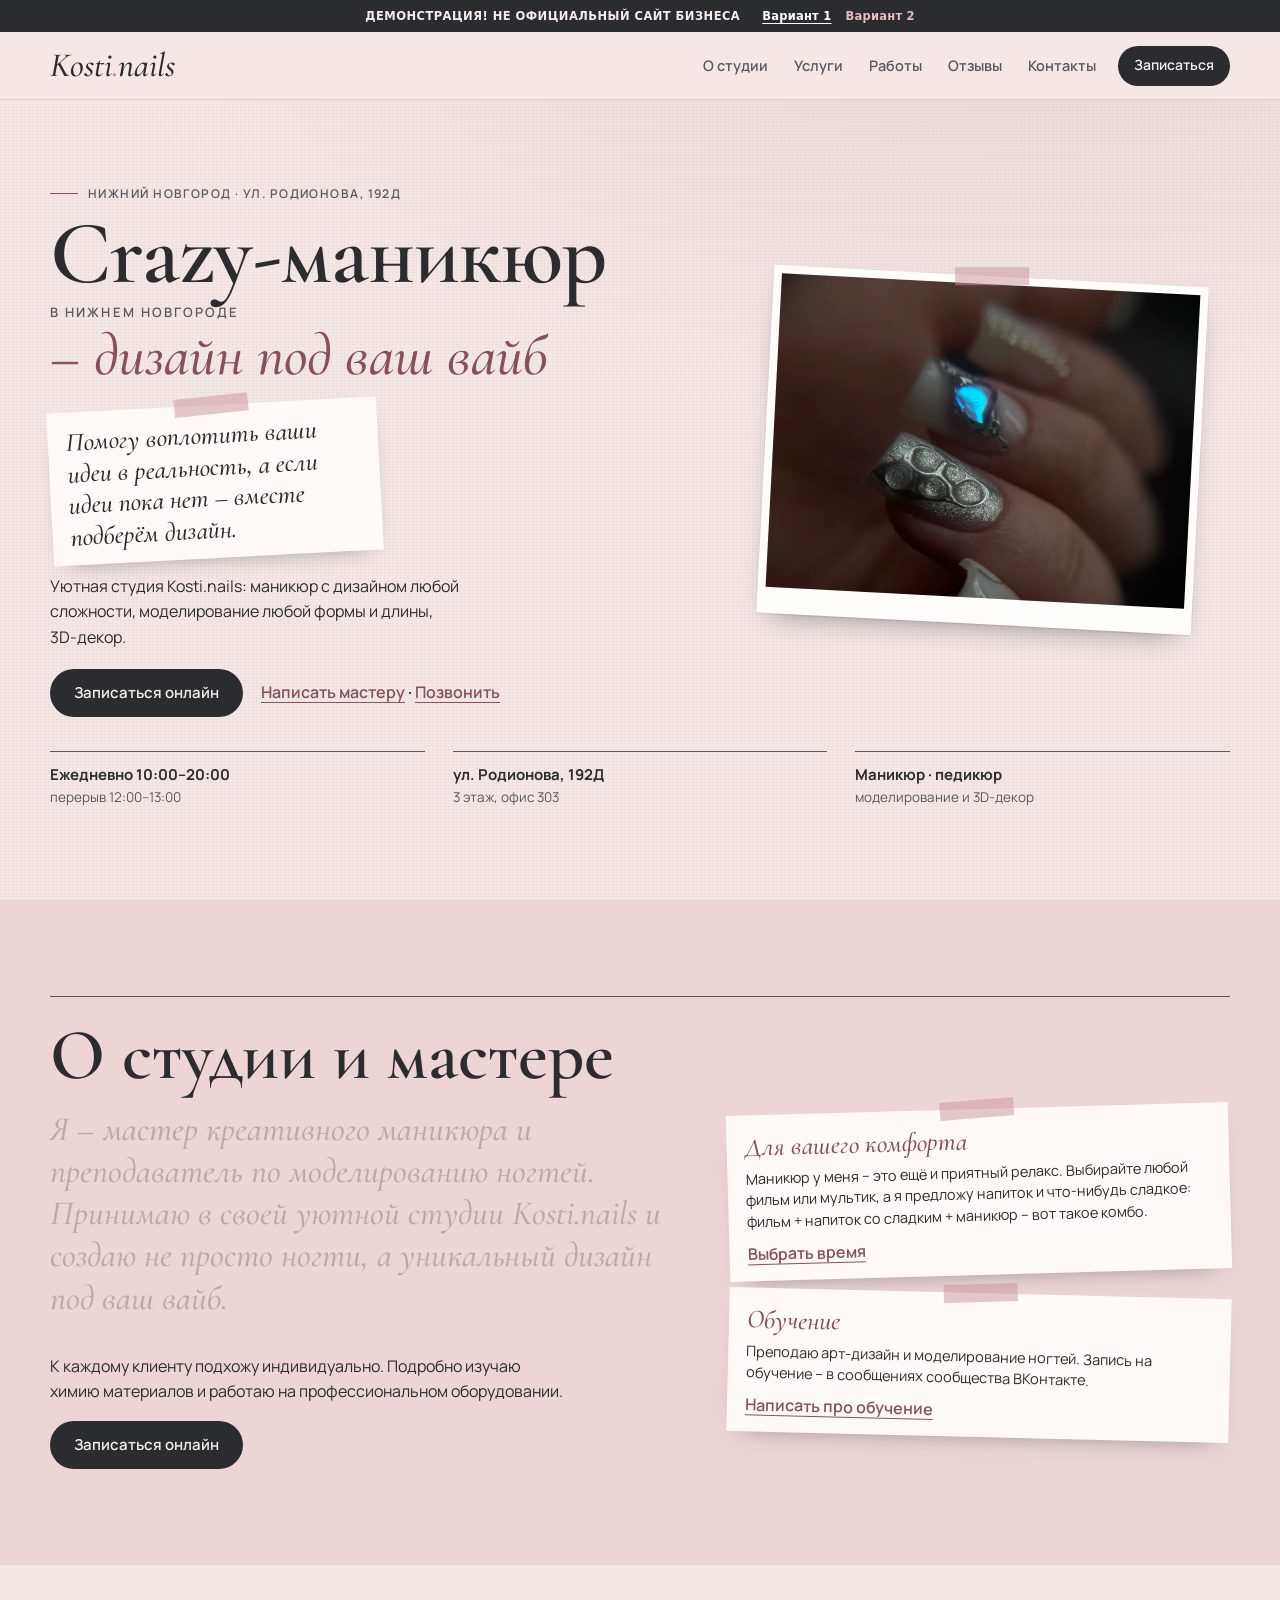
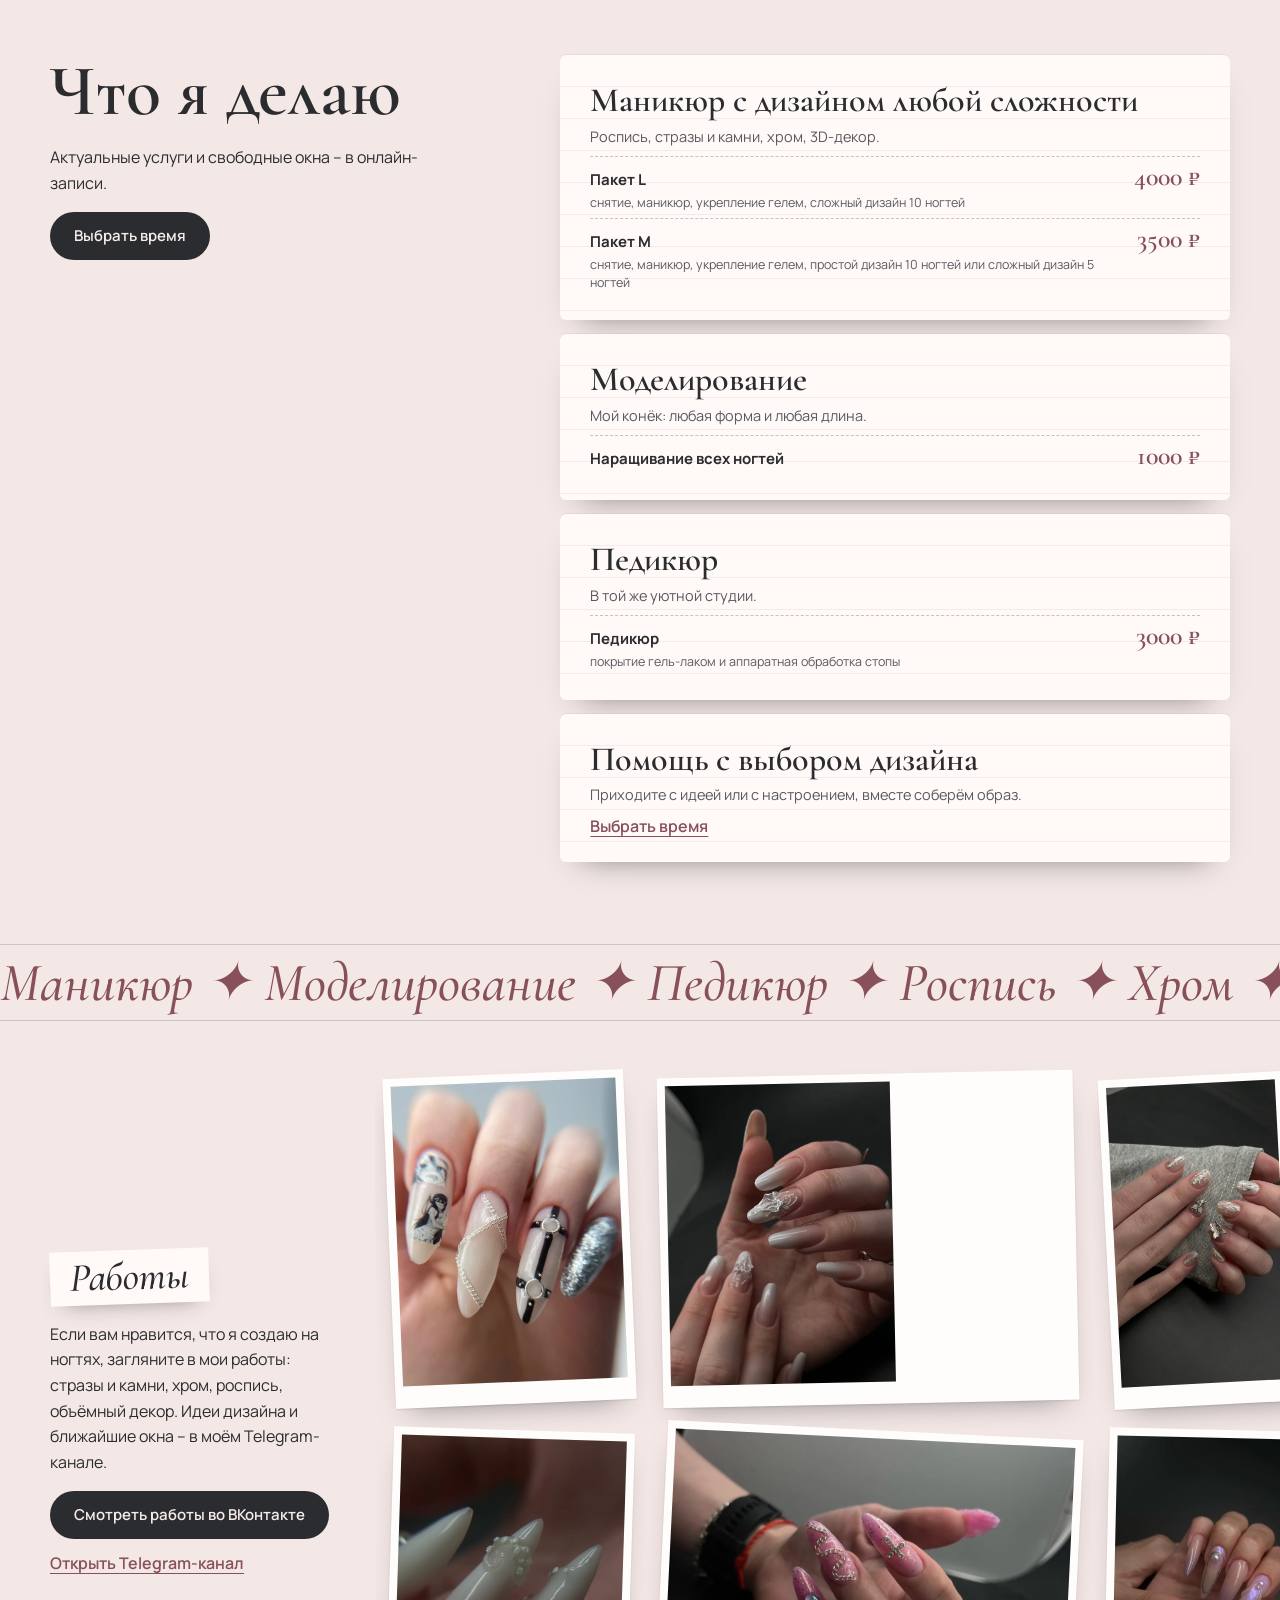
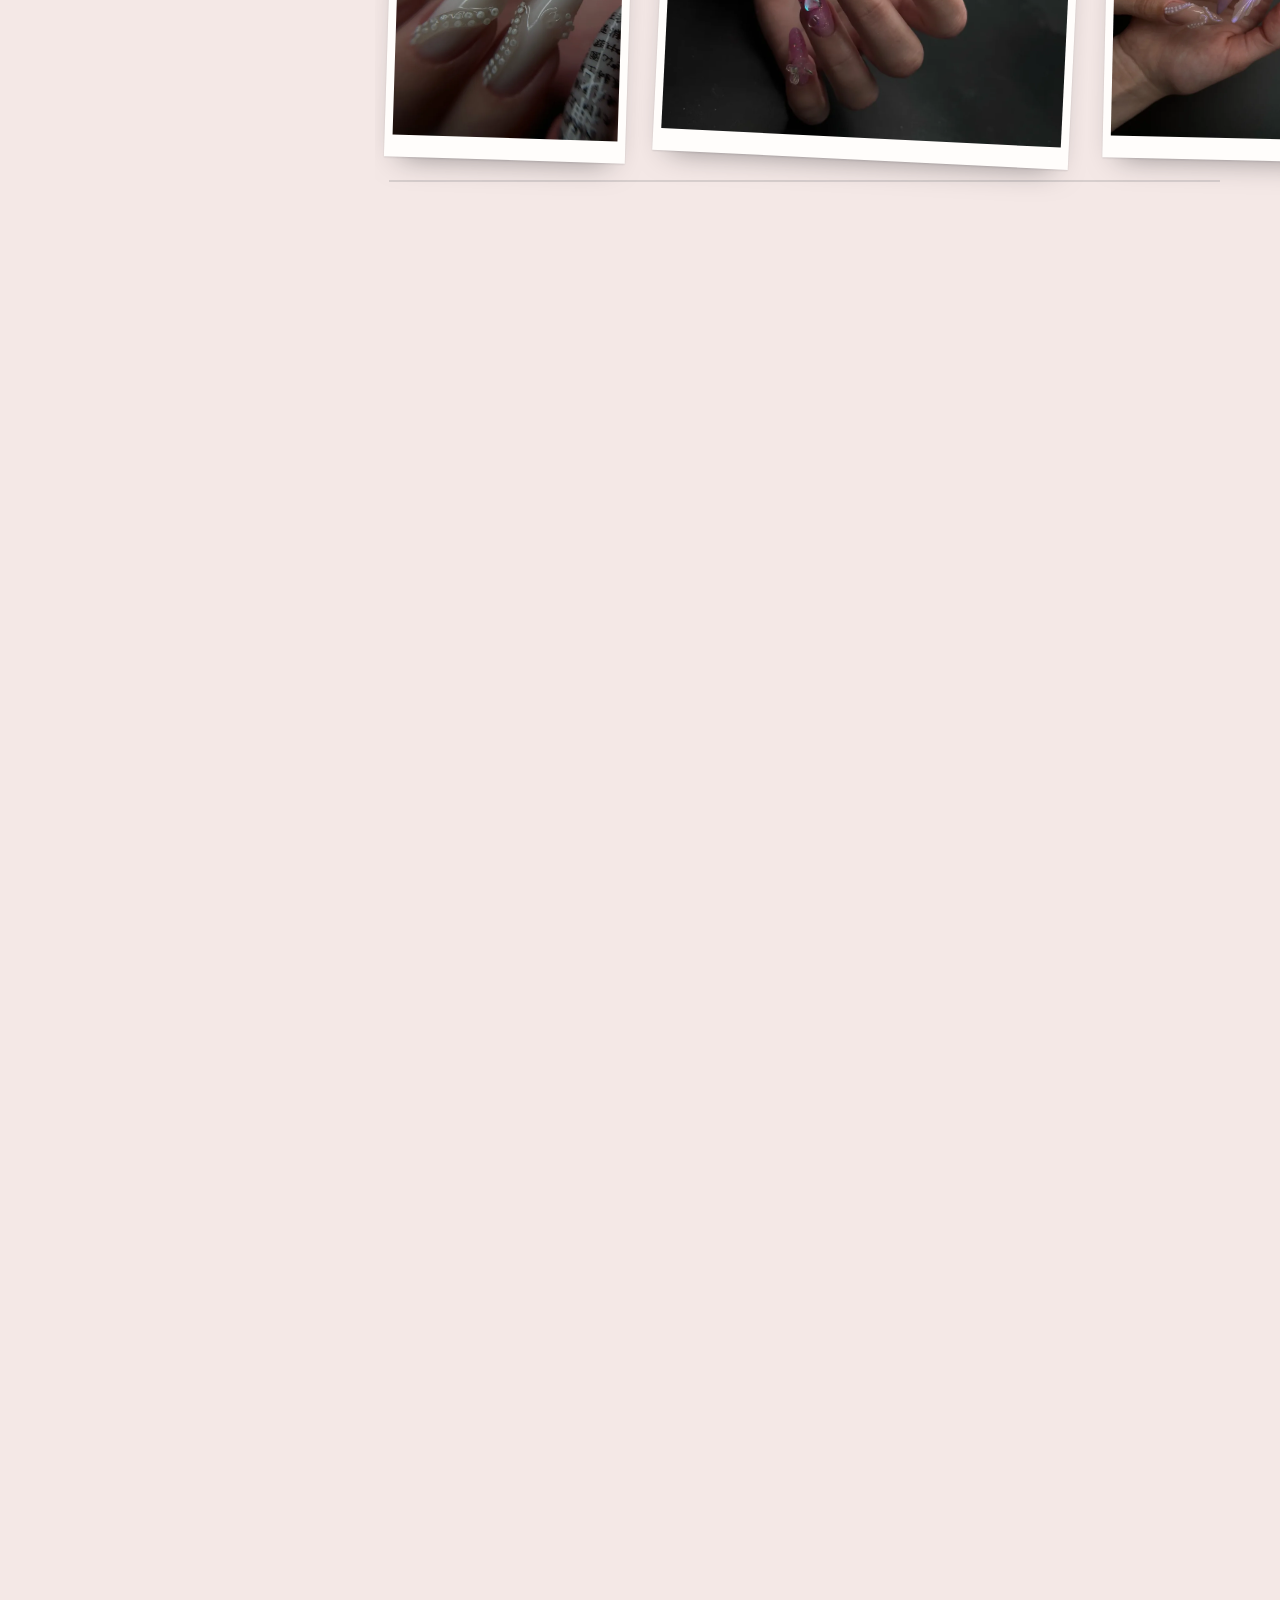
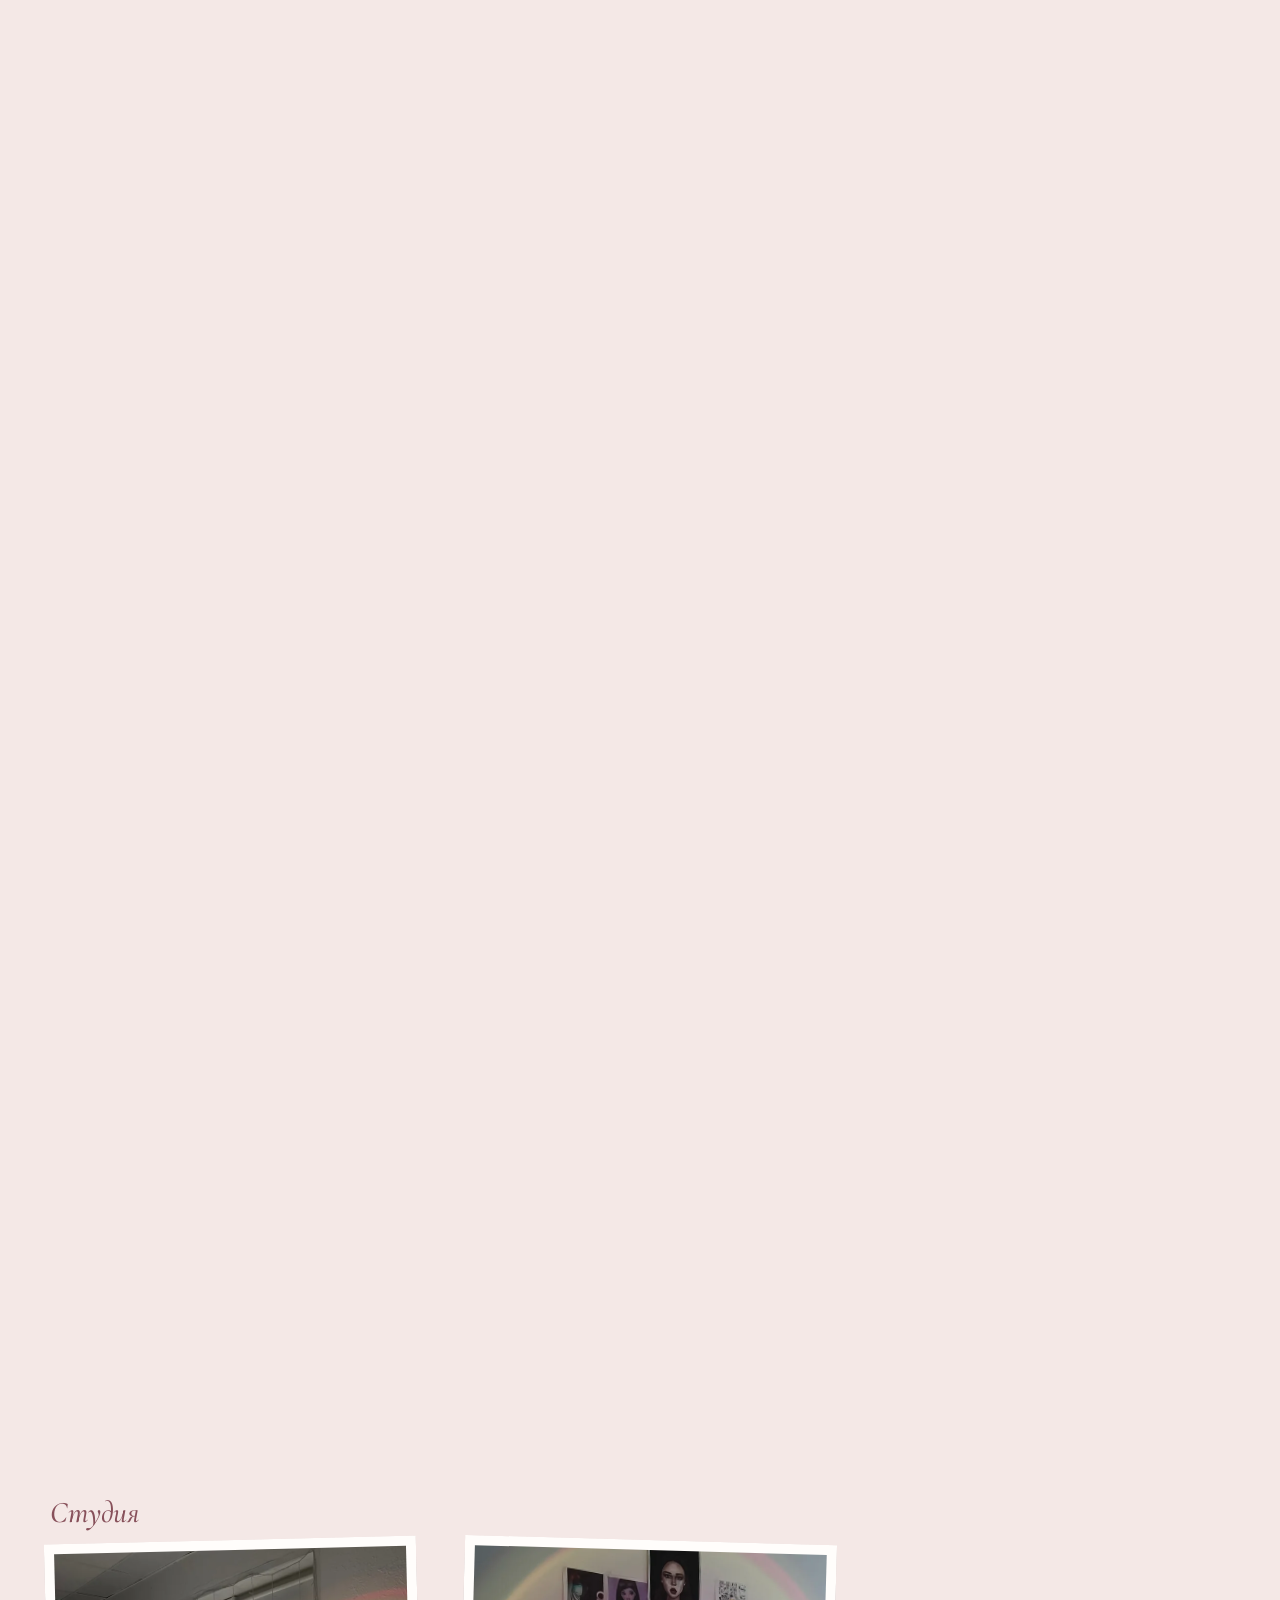
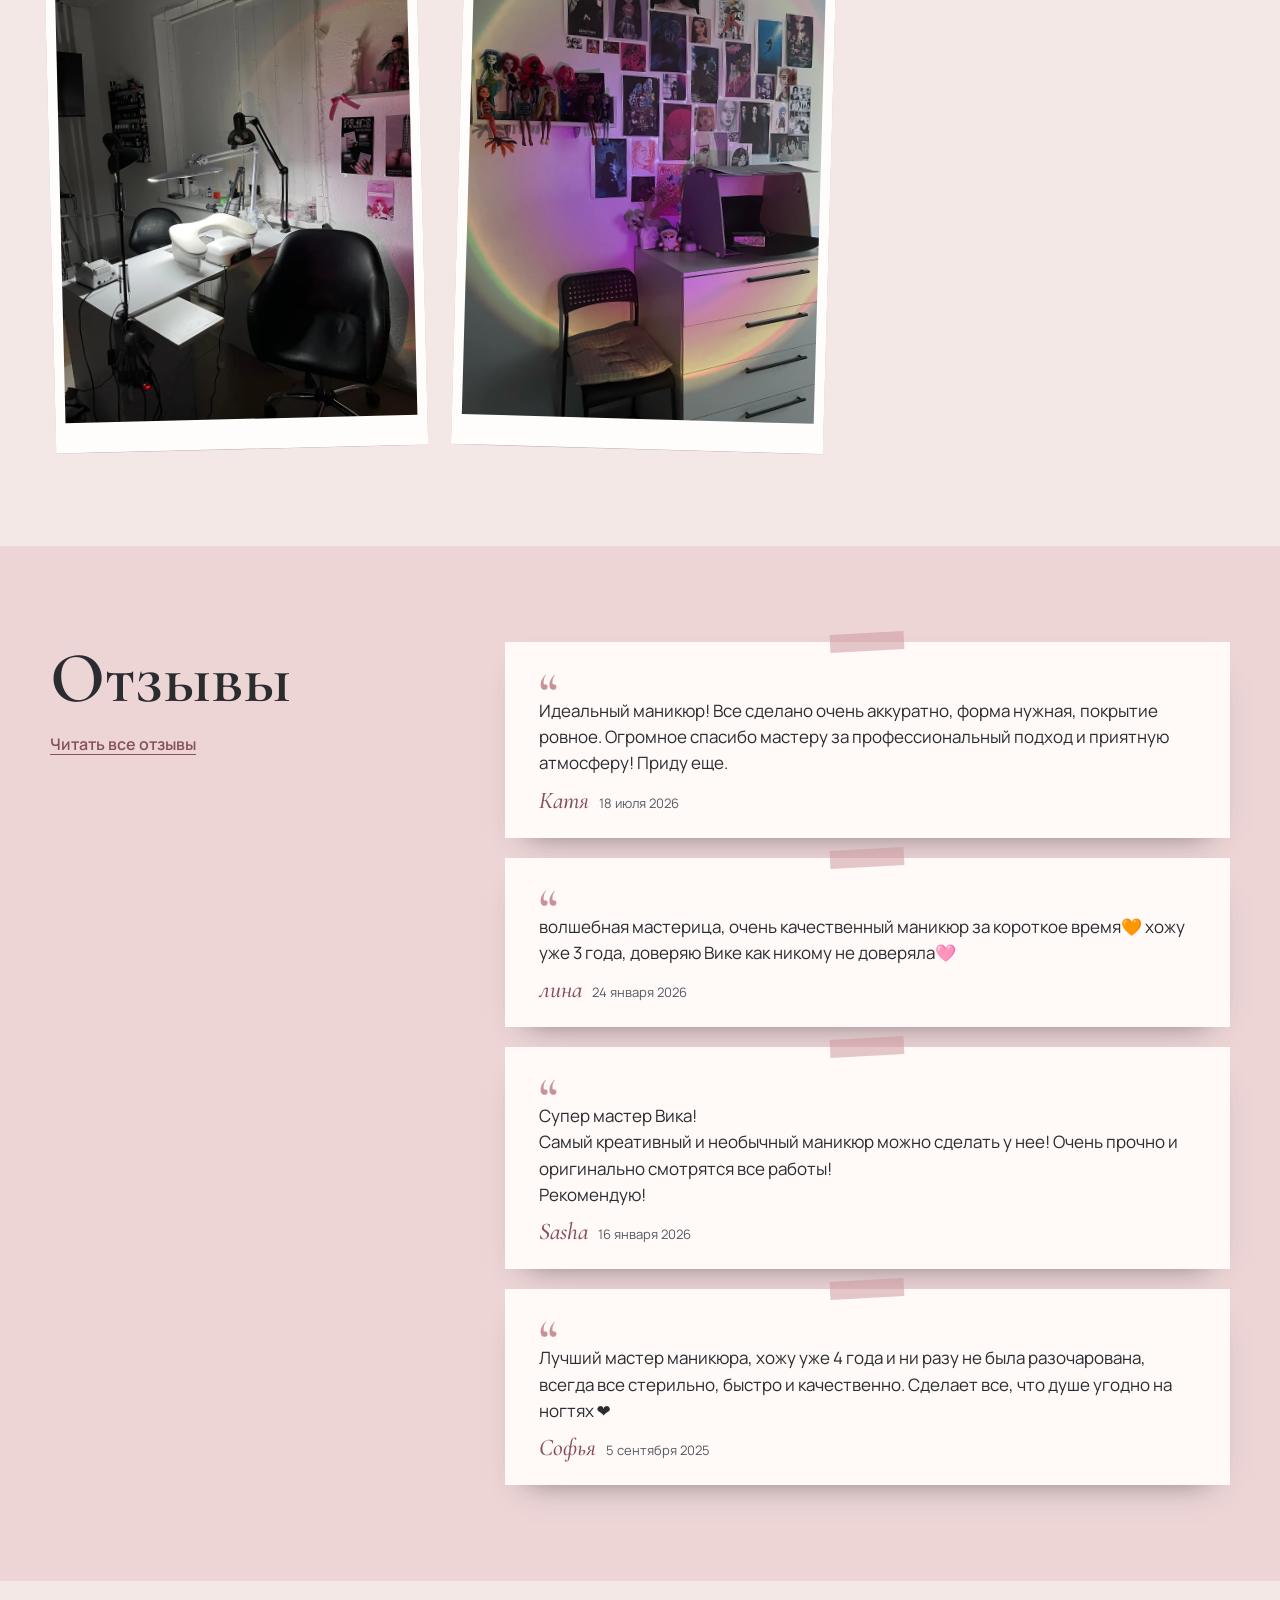
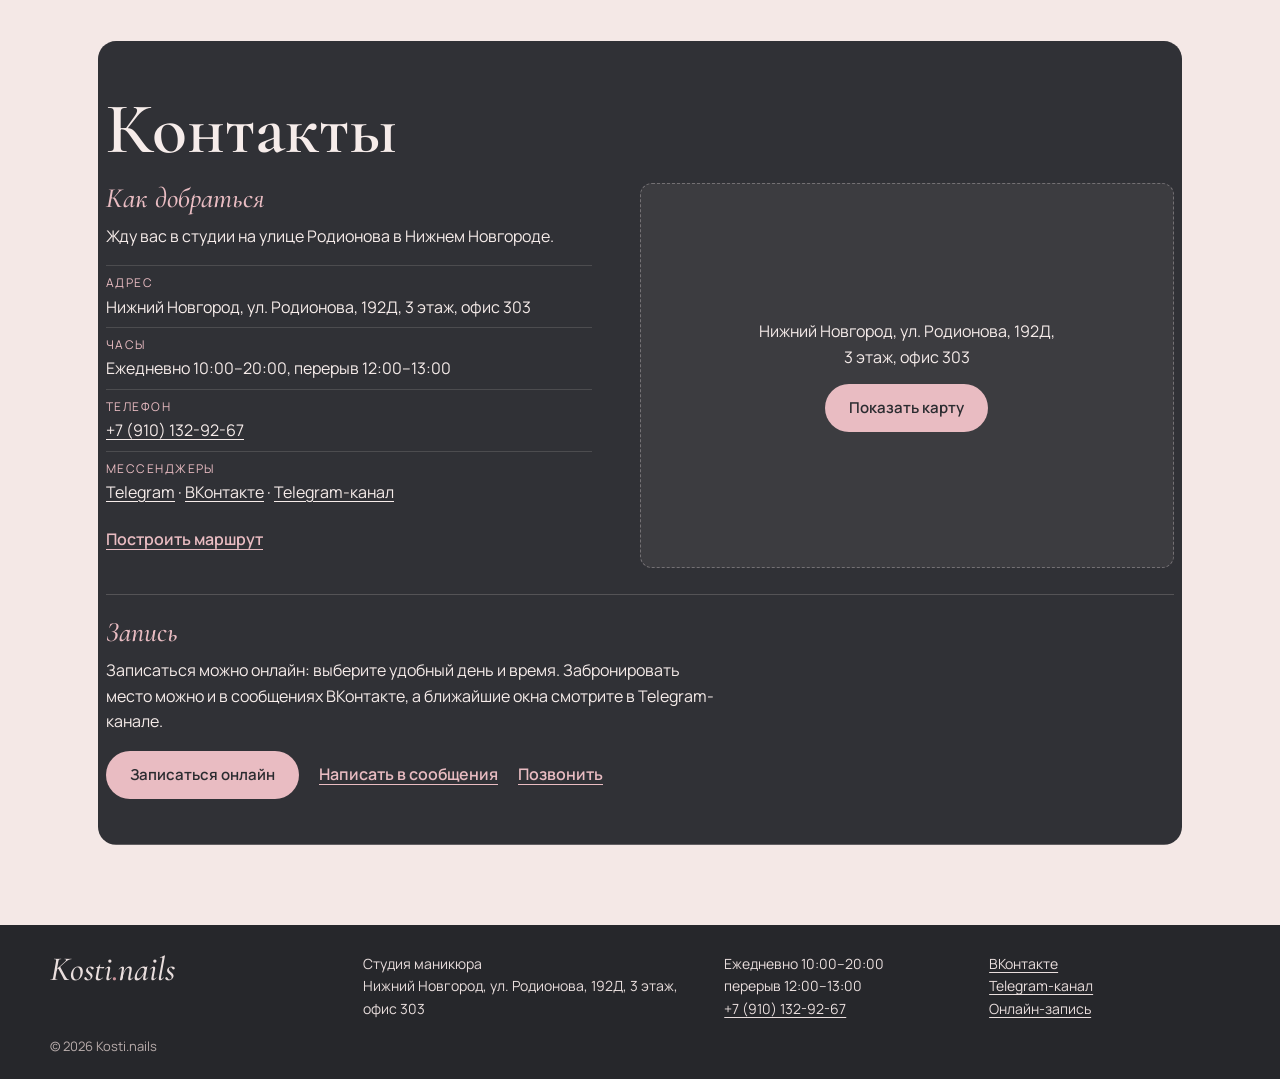
<file: index.html>
<!doctype html>
<html lang="ru">
<head>
<meta charset="utf-8">
<meta name="viewport" content="width=device-width, initial-scale=1.0">
<meta name="robots" content="noindex, nofollow">
<title>Crazy-маникюр в Нижнем Новгороде · Kosti.nails</title>
<meta name="description"
  content="Kosti.nails · уютная студия креативного маникюра в Нижнем Новгороде: дизайн любой сложности, моделирование любой формы и длины, 3D‑декор, педикюр.">
<meta name="theme-color" content="#2f3035">

<link rel="icon" sizes="any" href="logos/favicon.ico">
<link rel="icon" type="image/png" sizes="32x32" href="logos/favicon-32x32.png">
<link rel="apple-touch-icon" sizes="180x180" href="logos/apple-touch-icon.png">
<link rel="preload" href="fonts/manrope-var.woff2" as="font" type="font/woff2" crossorigin>
<link rel="preload" href="fonts/cormorant-600.woff2" as="font" type="font/woff2" crossorigin>
<link rel="preload" href="fonts/cormorant-italic-500.woff2" as="font" type="font/woff2" crossorigin>
<link rel="stylesheet" href="css/fonts.css">
<link rel="stylesheet" href="css/styles.css">
<script>(function(h){if(window.matchMedia&&matchMedia('(prefers-reduced-motion: no-preference)').matches){h.classList.add('m-on');setTimeout(function(){if(!h.classList.contains('m-ready'))h.classList.remove('m-on')},2500)}})(document.documentElement)</script>
</head>
<body>
<a class="skip" href="#main">К содержанию</a>
<div class="topbar">
  <div class="demo" role="note">
    <p class="demo-t">ДЕМОНСТРАЦИЯ! НЕ ОФИЦИАЛЬНЫЙ САЙТ БИЗНЕСА</p>
    <nav class="demo-v" aria-label="Варианты сайта"><a href="./" aria-current="page">Вариант 1</a><a href="v2/">Вариант 2</a></nav>
  </div>
  <header class="hdr">
    <a class="sign" href="#top" aria-label="Kosti.nails, в начало">Kosti<span>.</span>nails</a>
    <nav class="nav" aria-label="Разделы"><ul><li><a href="#about">О студии</a></li><li><a href="#services">Услуги</a></li><li><a href="#works">Работы</a></li><li><a href="#reviews">Отзывы</a></li><li><a href="#contacts">Контакты</a></li></ul></nav>
    <a class="btn btn-s hdr-cta" href="https://dikidi.net/1334898" target="_blank" rel="noopener">Записаться</a>
    <details class="mmenu">
      <summary aria-label="Меню"><span class="bars" aria-hidden="true"></span></summary>
      <nav class="mnav" aria-label="Разделы, мобильное меню"><ul><li><a href="#about">О студии</a></li><li><a href="#services">Услуги</a></li><li><a href="#works">Работы</a></li><li><a href="#reviews">Отзывы</a></li><li><a href="#contacts">Контакты</a></li></ul></nav>
    </details>
  </header>
</div>
<div class="top-sp" id="top" aria-hidden="true"></div>
<div class="board" aria-hidden="true"></div>
<div class="spot" aria-hidden="true"></div>

<main id="main">
  <section class="hero" aria-labelledby="h1">
    <div class="wrap hero-g">
      <div class="hero-t">
        <p class="brow">Нижний Новгород · ул. Родионова, 192Д</p>
        <h1 id="h1" data-rv="words"><span class="h1a">Crazy-маникюр</span> <span class="h1b">в Нижнем Новгороде</span> <span class="h1c">– дизайн под ваш вайб</span></h1>
        <p class="note" data-rv="pin" style="--r:-3deg">Помогу воплотить ваши идеи в реальность, а если идеи пока нет – вместе подберём дизайн.</p>
        <p class="lead">Уютная студия Kosti.nails: маникюр с дизайном любой сложности, моделирование любой формы и длины, 3D‑декор.</p>
        <div class="cta">
          <a class="btn" href="https://dikidi.net/1334898" target="_blank" rel="noopener">Записаться онлайн</a>
          <p class="cta-2"><a href="https://t.me/vikkstin" target="_blank" rel="noopener">Написать мастеру</a> · <a href="tel:+79101329267">Позвонить</a></p>
        </div>
      </div>
      <figure class="hero-ph pol" data-rv="pin" data-tilt style="--r:3deg">
        <img src="img/work-17.webp" width="1200" height="900" alt="Макро: голубой камень в металле и хром-пузыри" fetchpriority="high">
      </figure>
      <ul class="facts" data-rv="group">
        <li><span class="ln" aria-hidden="true"></span><b>Ежедневно 10:00–20:00</b><span>перерыв 12:00–13:00</span></li>
        <li><span class="ln" aria-hidden="true"></span><b>ул. Родионова, 192Д</b><span>3 этаж, офис 303</span></li>
        <li><span class="ln" aria-hidden="true"></span><b>Маникюр · педикюр</b><span>моделирование и 3D‑декор</span></li>
      </ul>
    </div>
  </section>

  <section class="about" id="about" data-tone="soft" aria-labelledby="h-about">
    <div class="wrap">
      <hr class="rule" data-rv="line">
      <h2 id="h-about" class="after-line" data-rv="words">О студии и мастере</h2>
      <div class="about-g">
        <div class="about-t">
          <p class="glow" data-glow>Я – мастер креативного маникюра и преподаватель по моделированию ногтей. Принимаю в своей уютной студии Kosti.nails и создаю не просто ногти, а уникальный дизайн под ваш вайб.</p>
          <p data-rv="up">К каждому клиенту подхожу индивидуально. Подробно изучаю химию материалов и работаю на профессиональном оборудовании.</p>
          <a class="btn" data-rv="up" href="https://dikidi.net/1334898" target="_blank" rel="noopener">Записаться онлайн</a>
        </div>
        <div class="slips" data-rv="group">
          <article class="slip" style="--r:-1.6deg">
            <h3>Для вашего комфорта</h3>
            <p>Маникюр у меня – это ещё и приятный релакс. Выбирайте любой фильм или мультик, а я предложу напиток и что-нибудь сладкое: фильм + напиток со сладким + маникюр – вот такое комбо.</p>
            <a class="lnk" href="https://dikidi.net/1334898" target="_blank" rel="noopener">Выбрать время</a>
          </article>
          <article class="slip" style="--r:1.4deg">
            <h3>Обучение</h3>
            <p>Преподаю арт-дизайн и моделирование ногтей. Запись на обучение – в сообщениях сообщества ВКонтакте.</p>
            <a class="lnk" href="https://vk.ru/public211318661" target="_blank" rel="noopener">Написать про обучение</a>
          </article>
        </div>
      </div>
    </div>
  </section>

  <section class="services" id="services" aria-labelledby="h-services">
    <div class="wrap svc-g">
      <div class="svc-head">
        <h2 id="h-services" data-rv="words">Что я делаю</h2>
        <p data-rv="up">Актуальные услуги и свободные окна – в онлайн-записи.</p>
        <a class="btn" data-rv="up" href="https://dikidi.net/1334898" target="_blank" rel="noopener">Выбрать время</a>
      </div>
      <ol class="stack" role="list">
        <li class="card" style="--k:0">
          <h3>Маникюр с дизайном любой сложности</h3>
          <p>Роспись, стразы и камни, хром, 3D‑декор.</p>
          <dl class="price">
            <div><dt>Пакет L <small>снятие, маникюр, укрепление гелем, сложный дизайн 10 ногтей</small></dt><dd>4000 ₽</dd></div>
            <div><dt>Пакет M <small>снятие, маникюр, укрепление гелем, простой дизайн 10 ногтей или сложный дизайн 5 ногтей</small></dt><dd>3500 ₽</dd></div>
          </dl>
        </li>
        <li class="card" style="--k:1">
          <h3>Моделирование</h3>
          <p>Мой конёк: любая форма и любая длина.</p>
          <dl class="price">
            <div><dt>Наращивание всех ногтей</dt><dd>1000 ₽</dd></div>
          </dl>
        </li>
        <li class="card" style="--k:2">
          <h3>Педикюр</h3>
          <p>В той же уютной студии.</p>
          <dl class="price">
            <div><dt>Педикюр <small>покрытие гель-лаком и аппаратная обработка стопы</small></dt><dd>3000 ₽</dd></div>
          </dl>
        </li>
        <li class="card" style="--k:3">
          <h3>Помощь с выбором дизайна</h3>
          <p>Приходите с идеей или с настроением, вместе соберём образ.</p>
          <a class="lnk" href="https://dikidi.net/1334898" target="_blank" rel="noopener">Выбрать время</a>
        </li>
      </ol>
    </div>
  </section>

  <div class="run" aria-label="Маникюр, моделирование, педикюр, роспись, хром, стразы и камни, 3D‑декор">
    <div class="run-in" aria-hidden="true">
      <span>Маникюр ✦ Моделирование ✦ Педикюр ✦ Роспись ✦ Хром ✦ Стразы и камни ✦ 3D‑декор ✦</span><span>Маникюр ✦ Моделирование ✦ Педикюр ✦ Роспись ✦ Хром ✦ Стразы и камни ✦ 3D‑декор ✦</span>
    </div>
  </div>

  <section class="works" id="works" data-lane aria-labelledby="h-works">
    <div class="lane-pin wrap">
      <div class="gal-note">
        <h2 id="h-works" class="slip-h" style="--r:-2deg">Работы</h2>
        <p>Если вам нравится, что я создаю на ногтях, загляните в мои работы: стразы и камни, хром, роспись, объёмный декор. Идеи дизайна и ближайшие окна – в моём Telegram-канале.</p>
        <p class="gal-btns"><a class="btn" href="https://vk.ru/album-211318661_283543862" target="_blank" rel="noopener">Смотреть работы во ВКонтакте</a> <a class="lnk" href="https://t.me/+G755Dyc0xFw5OGYy" target="_blank" rel="noopener">Открыть Telegram-канал</a></p>
      </div>
      <div class="lane-view">
        <ul class="lane-track grid" role="list">
          <li class="pol" data-rv="pin" style="--r:-2.4deg;--ar:720/960"><img src="img/work-02.webp" width="720" height="960" alt="Длинный миндаль нюд с аниме-росписью и серебряными цепочками" loading="lazy" decoding="async"></li>
          <li class="pol" data-rv="pin" style="--r:1.8deg;--ar:720/960"><img src="img/work-03.webp" width="720" height="960" alt="Стилеты нюд с объёмными жемчужными щупальцами" loading="lazy" decoding="async"></li>
          <li class="pol" data-rv="pin" style="--r:-1.2deg;--ar:720/960"><img src="img/work-04.webp" width="720" height="960" alt="Бело-нюдовый омбре на миндале с объёмными белыми цветами" loading="lazy" decoding="async"></li>
          <li class="pol wide" data-rv="pin" style="--r:2.8deg;--ar:1000/750"><img src="img/work-06.webp" width="1000" height="750" alt="Розовый глиттер на миндале с цепочкой, крестами и камнем-сердцем" loading="lazy" decoding="async"></li>
          <li class="pol" data-rv="pin" style="--r:-3.0deg;--ar:562/1000"><img src="img/work-05.webp" width="562" height="1000" alt="Короткие натуральные ногти с серебряными хром-линиями и бабочками" loading="lazy" decoding="async"></li>
          <li class="pol" data-rv="pin" style="--r:1.3deg;--ar:720/960"><img src="img/work-07.webp" width="720" height="960" alt="Стилеты нюд и лиловый с объёмной ракушкой, жемчугом и хромом" loading="lazy" decoding="async"></li>
          <li class="pol" data-rv="pin" style="--r:2.3deg;--ar:720/960"><img src="img/work-08.webp" width="720" height="960" alt="Красно-нюдовый омбре с жидким металлом и подвеской" loading="lazy" decoding="async"></li>
          <li class="pol" data-rv="pin" style="--r:-1.7deg;--ar:720/960"><img src="img/work-09.webp" width="720" height="960" alt="Макро: чёрный хром с перламутром, змейкой и бусинами" loading="lazy" decoding="async"></li>
          <li class="pol" data-rv="pin" style="--r:0.9deg;--ar:840/1120"><img src="img/work-10.webp" width="840" height="1120" alt="Стилеты в розовом хроме с объёмными металлическими шармами" loading="lazy" decoding="async"></li>
          <li class="pol" data-rv="pin" style="--r:-2.1deg;--ar:720/960"><img src="img/work-11.webp" width="720" height="960" alt="Длинный коффин нюд с белыми объёмными сердцами в серебре" loading="lazy" decoding="async"></li>
          <li class="pol" data-rv="pin" style="--r:3.2deg;--ar:720/960"><img src="img/work-12.webp" width="720" height="960" alt="Стилеты аура-хром с серебряными рамками и опаловыми камнями" loading="lazy" decoding="async"></li>
          <li class="pol" data-rv="pin" style="--r:-0.8deg;--ar:720/960"><img src="img/work-13.webp" width="720" height="960" alt="Квадрат розовый и нюд с объёмными подтёками и шармом-зайчиком" loading="lazy" decoding="async"></li>
          <li class="pol" data-rv="pin" style="--r:-2.4deg;--ar:720/960"><img src="img/work-14.webp" width="720" height="960" alt="Молочные стилеты с тёмно-фиолетовыми объёмными каплями и хромом" loading="lazy" decoding="async"></li>
          <li class="pol" data-rv="pin" style="--r:1.8deg;--ar:720/960"><img src="img/work-15.webp" width="720" height="960" alt="Микс стилетов: серебро, жемчуг, фиолетовый ребристый хром" loading="lazy" decoding="async"></li>
          <li class="pol" data-rv="pin" style="--r:-1.2deg;--ar:720/960"><img src="img/work-16.webp" width="720" height="960" alt="Короткие ногти: хром-рамки, бордовый кошачий глаз, объёмная волна" loading="lazy" decoding="async"></li>
          <li class="pol" data-rv="pin" style="--r:2.8deg;--ar:720/960"><img src="img/work-18.webp" width="720" height="960" alt="Розово-молочные стилеты с аниме-росписью и жемчужным сердцем" loading="lazy" decoding="async"></li>
          <li class="pol" data-rv="pin" style="--r:-3.0deg;--ar:720/960"><img src="img/work-19.webp" width="720" height="960" alt="Синий квадрат с крыльями бабочки из фольги и голографией" loading="lazy" decoding="async"></li>
          <li class="pol" data-rv="pin" style="--r:1.3deg;--ar:720/960"><img src="img/work-20.webp" width="720" height="960" alt="Тёмно-фиолетовый хром с объёмными пузырями" loading="lazy" decoding="async"></li>
          <li class="pol" data-rv="pin" style="--r:2.3deg;--ar:720/960"><img src="img/work-21.webp" width="720" height="960" alt="Шампань кошачий глаз с объёмным херувимом, цветами и серебряными жилками" loading="lazy" decoding="async"></li>
          <li class="pol" data-rv="pin" style="--r:-1.7deg;--ar:720/960"><img src="img/work-22.webp" width="720" height="960" alt="Стилеты мов с лиловыми объёмными ракушками и жемчугом" loading="lazy" decoding="async"></li>
          <li class="pol" data-rv="pin" style="--r:0.9deg;--ar:720/960"><img src="img/work-23.webp" width="720" height="960" alt="Серо-голубые стилеты с хром-сердцем, объёмной лентой и херувимом" loading="lazy" decoding="async"></li>
          <li class="pol" data-rv="pin" style="--r:-2.1deg;--ar:720/960"><img src="img/work-24.webp" width="720" height="960" alt="Розовый кошачий глаз на миндале с жемчугом и объёмной розой в рамке" loading="lazy" decoding="async"></li>
          <li class="pol" data-rv="pin" style="--r:3.2deg;--ar:720/960"><img src="img/work-25.webp" width="720" height="960" alt="Ярко-розовые стилеты с глиттером и наклейками-портретами" loading="lazy" decoding="async"></li>
          <li class="pol" data-rv="pin" style="--r:-0.8deg;--ar:720/960"><img src="img/work-26.webp" width="720" height="960" alt="Прозрачный нюд квадрат с чёрной каллиграфией и ботаникой" loading="lazy" decoding="async"></li>
          <li class="pol" data-rv="pin" style="--r:-2.4deg;--ar:720/960"><img src="img/work-27.webp" width="720" height="960" alt="XL коффин нюд и серый с бордовым френчем" loading="lazy" decoding="async"></li>
        </ul>
        <div class="lane-prog" aria-hidden="true"><i></i></div>
      </div>
    </div>
  </section>

  <section class="studio" aria-labelledby="h-studio">
    <div class="wrap">
      <h3 id="h-studio" class="studio-h">Студия</h3>
      <div class="studio-g">
        <figure class="pol" data-rv="curtain" style="--r:-1.4deg"><img src="img/interior-01.webp" width="720" height="960" alt="Рабочее место мастера: стол, белая лампа, подлокотник, полки" loading="lazy" decoding="async"></figure>
        <figure class="pol" data-rv="curtain" style="--r:1.6deg"><img src="img/interior-02.webp" width="720" height="960" alt="Стол с УФ-лампой, стена с постерами и фиолетовая подсветка" loading="lazy" decoding="async"></figure>
      </div>
    </div>
  </section>

  <section class="reviews" id="reviews" data-tone="soft" aria-labelledby="h-reviews">
    <div class="wrap rv-g">
      <div class="rv-head">
        <h2 id="h-reviews" data-rv="words">Отзывы</h2>
        <p class="rv-all" data-rv="up"><a class="lnk" href="https://2gis.ru/n_novgorod/firm/70000001102535739/tab/reviews" target="_blank" rel="noopener">Читать все отзывы</a></p>
      </div>
      <ul class="rv-stack" role="list">
          <li class="rv-card"><blockquote><p>Идеальный маникюр! Все сделано очень аккуратно, форма нужная, покрытие ровное. Огромное спасибо мастеру за профессиональный подход и приятную атмосферу! Приду еще.</p></blockquote><p class="rv-meta"><span class="rv-name">Катя</span> <time datetime="2026-07-18">18 июля 2026</time></p></li>
          <li class="rv-card"><blockquote><p>волшебная мастерица, очень качественный маникюр за короткое время🧡 хожу уже 3 года, доверяю Вике как никому не доверяла🩷</p></blockquote><p class="rv-meta"><span class="rv-name">лина</span> <time datetime="2026-01-24">24 января 2026</time></p></li>
          <li class="rv-card"><blockquote><p>Супер мастер Вика!<br>Самый креативный и необычный маникюр можно сделать у нее! Очень прочно и оригинально смотрятся все работы!<br>Рекомендую!</p></blockquote><p class="rv-meta"><span class="rv-name">Sasha</span> <time datetime="2026-01-16">16 января 2026</time></p></li>
          <li class="rv-card"><blockquote><p>Лучший мастер маникюра, хожу уже 4 года и ни разу не была разочарована, всегда все стерильно, быстро и качественно. Сделает все, что душе угодно на ногтях ❤️</p></blockquote><p class="rv-meta"><span class="rv-name">Софья</span> <time datetime="2025-09-05">5 сентября 2025</time></p></li>
      </ul>
    </div>
  </section>

  <section class="contacts" id="contacts" aria-labelledby="h-contacts">
    <div class="wrap">
      <div class="panel" data-panel>
        <h2 id="h-contacts" data-rv="words">Контакты</h2>
        <div class="ct-g">
          <div class="ct-info">
            <h3>Как добраться</h3>
            <p>Жду вас в студии на улице Родионова в Нижнем Новгороде.</p>
            <dl class="ct-dl">
              <div><dt>Адрес</dt><dd>Нижний Новгород, ул. Родионова, 192Д, 3 этаж, офис 303</dd></div>
              <div><dt>Часы</dt><dd>Ежедневно 10:00–20:00, перерыв 12:00–13:00</dd></div>
              <div><dt>Телефон</dt><dd><a href="tel:+79101329267">+7 (910) 132-92-67</a></dd></div>
              <div><dt>Мессенджеры</dt><dd><a href="https://t.me/vikkstin" target="_blank" rel="noopener">Telegram</a> · <a href="https://vk.ru/public211318661" target="_blank" rel="noopener">ВКонтакте</a> · <a href="https://t.me/+G755Dyc0xFw5OGYy" target="_blank" rel="noopener">Telegram-канал</a></dd></div>
            </dl>
            <p><a class="lnk lnk-l" href="https://yandex.ru/maps/?rtext=~56.307001%2C44.081996&rtt=auto" target="_blank" rel="noopener">Построить маршрут</a></p>
          </div>
          <div class="map">
            <p class="map-a">Нижний Новгород, ул. Родионова, 192Д, 3 этаж, офис 303</p>
            <button type="button" class="btn btn-l" data-map="https://yandex.ru/map-widget/v1/org/kosti_nails/71294087700/?ll=44.081996%2C56.307001&z=16" data-title="Kosti.nails на Яндекс Картах">Показать карту</button>
          </div>
        </div>
        <div class="book">
          <h3>Запись</h3>
          <p>Записаться можно онлайн: выберите удобный день и время. Забронировать место можно и в сообщениях ВКонтакте, а ближайшие окна смотрите в Telegram-канале.</p>
          <p class="book-b"><a class="btn btn-l" href="https://dikidi.net/1334898" target="_blank" rel="noopener">Записаться онлайн</a> <a class="lnk lnk-l" href="https://vk.ru/public211318661" target="_blank" rel="noopener">Написать в сообщения</a> <a class="lnk lnk-l" href="tel:+79101329267">Позвонить</a></p>
        </div>
      </div>
    </div>
  </section>
</main>

<footer class="ftr">
  <div class="wrap ftr-g">
    <p class="ftr-sign">Kosti<span>.</span>nails</p>
    <p>Студия маникюра<br>Нижний Новгород, ул. Родионова, 192Д, 3 этаж, офис 303</p>
    <p>Ежедневно 10:00–20:00<br>перерыв 12:00–13:00<br><a href="tel:+79101329267">+7 (910) 132-92-67</a></p>
    <p><a href="https://vk.ru/public211318661" target="_blank" rel="noopener">ВКонтакте</a><br><a href="https://t.me/+G755Dyc0xFw5OGYy" target="_blank" rel="noopener">Telegram-канал</a><br><a href="https://dikidi.net/1334898" target="_blank" rel="noopener">Онлайн-запись</a></p>
    <p class="ftr-c">© 2026 Kosti.nails</p>
  </div>
</footer>
<script src="js/motion.js" defer></script>
</body>
</html>
</file>
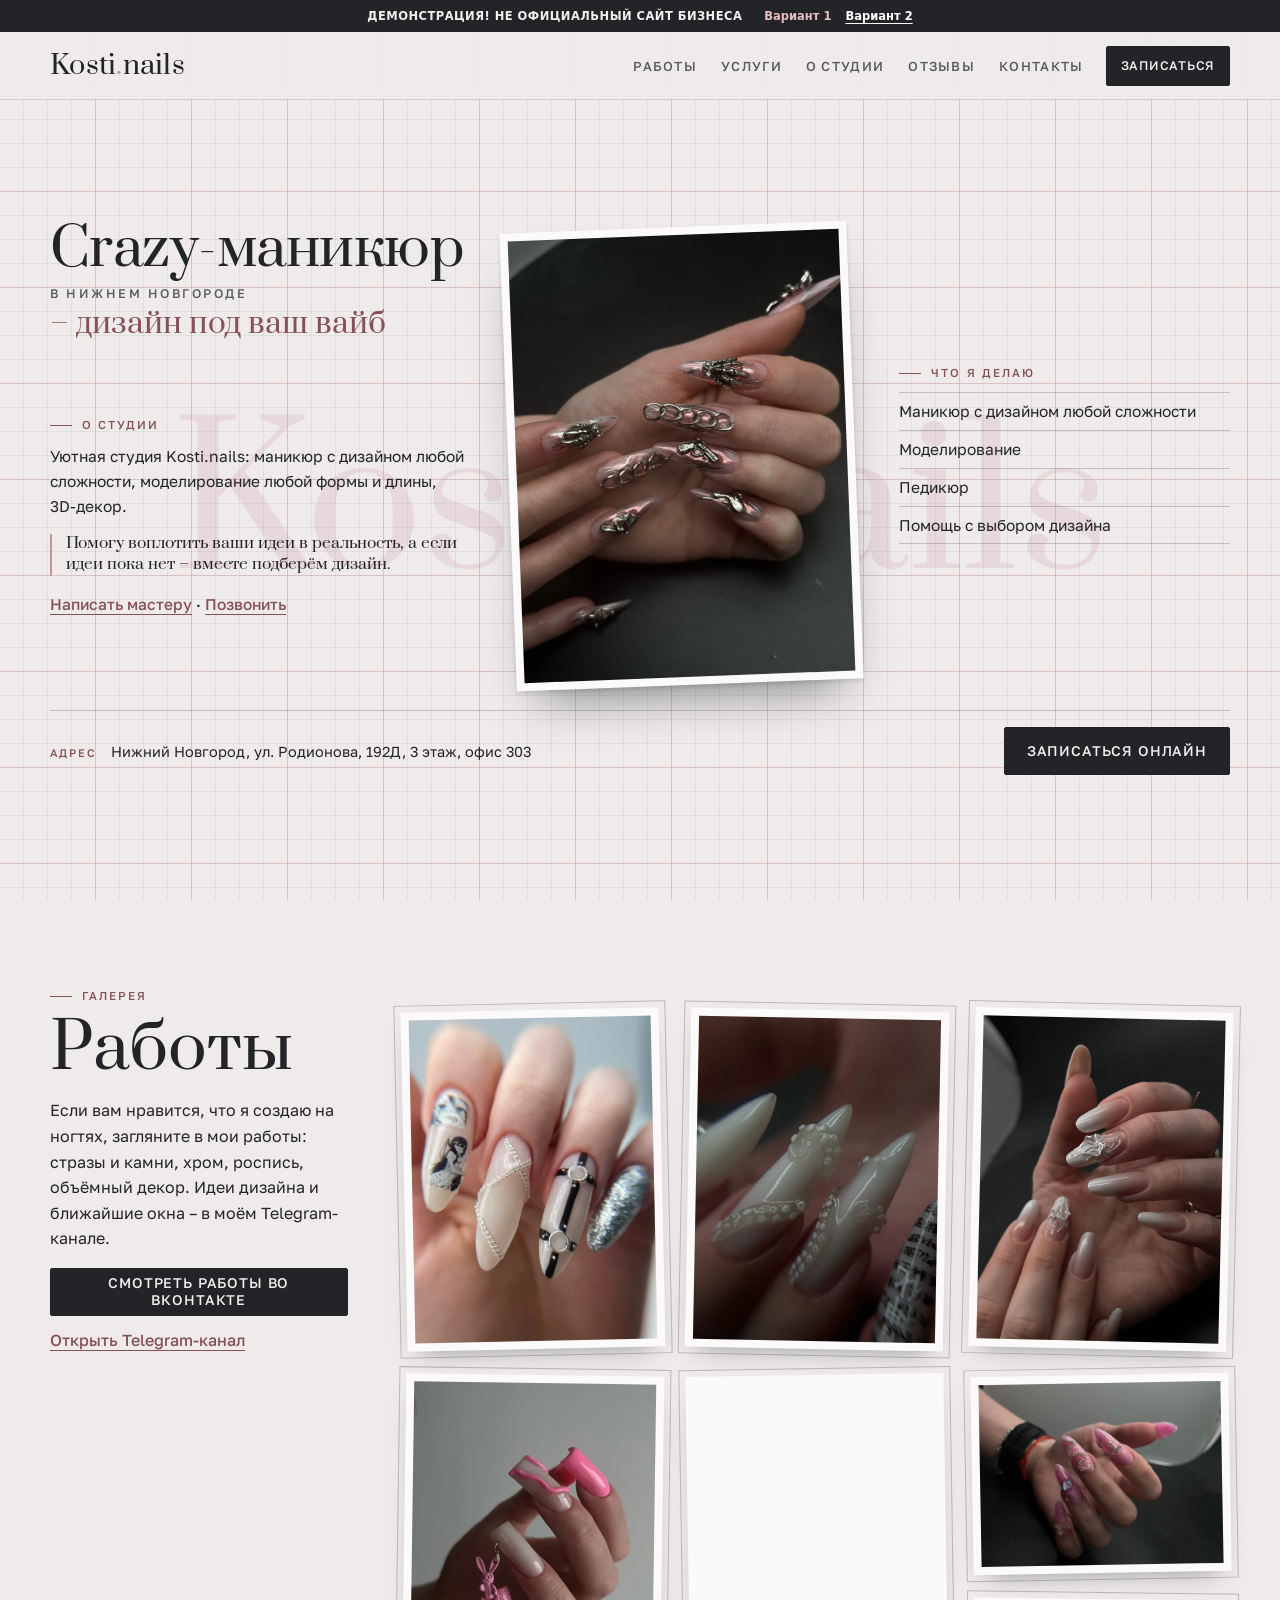
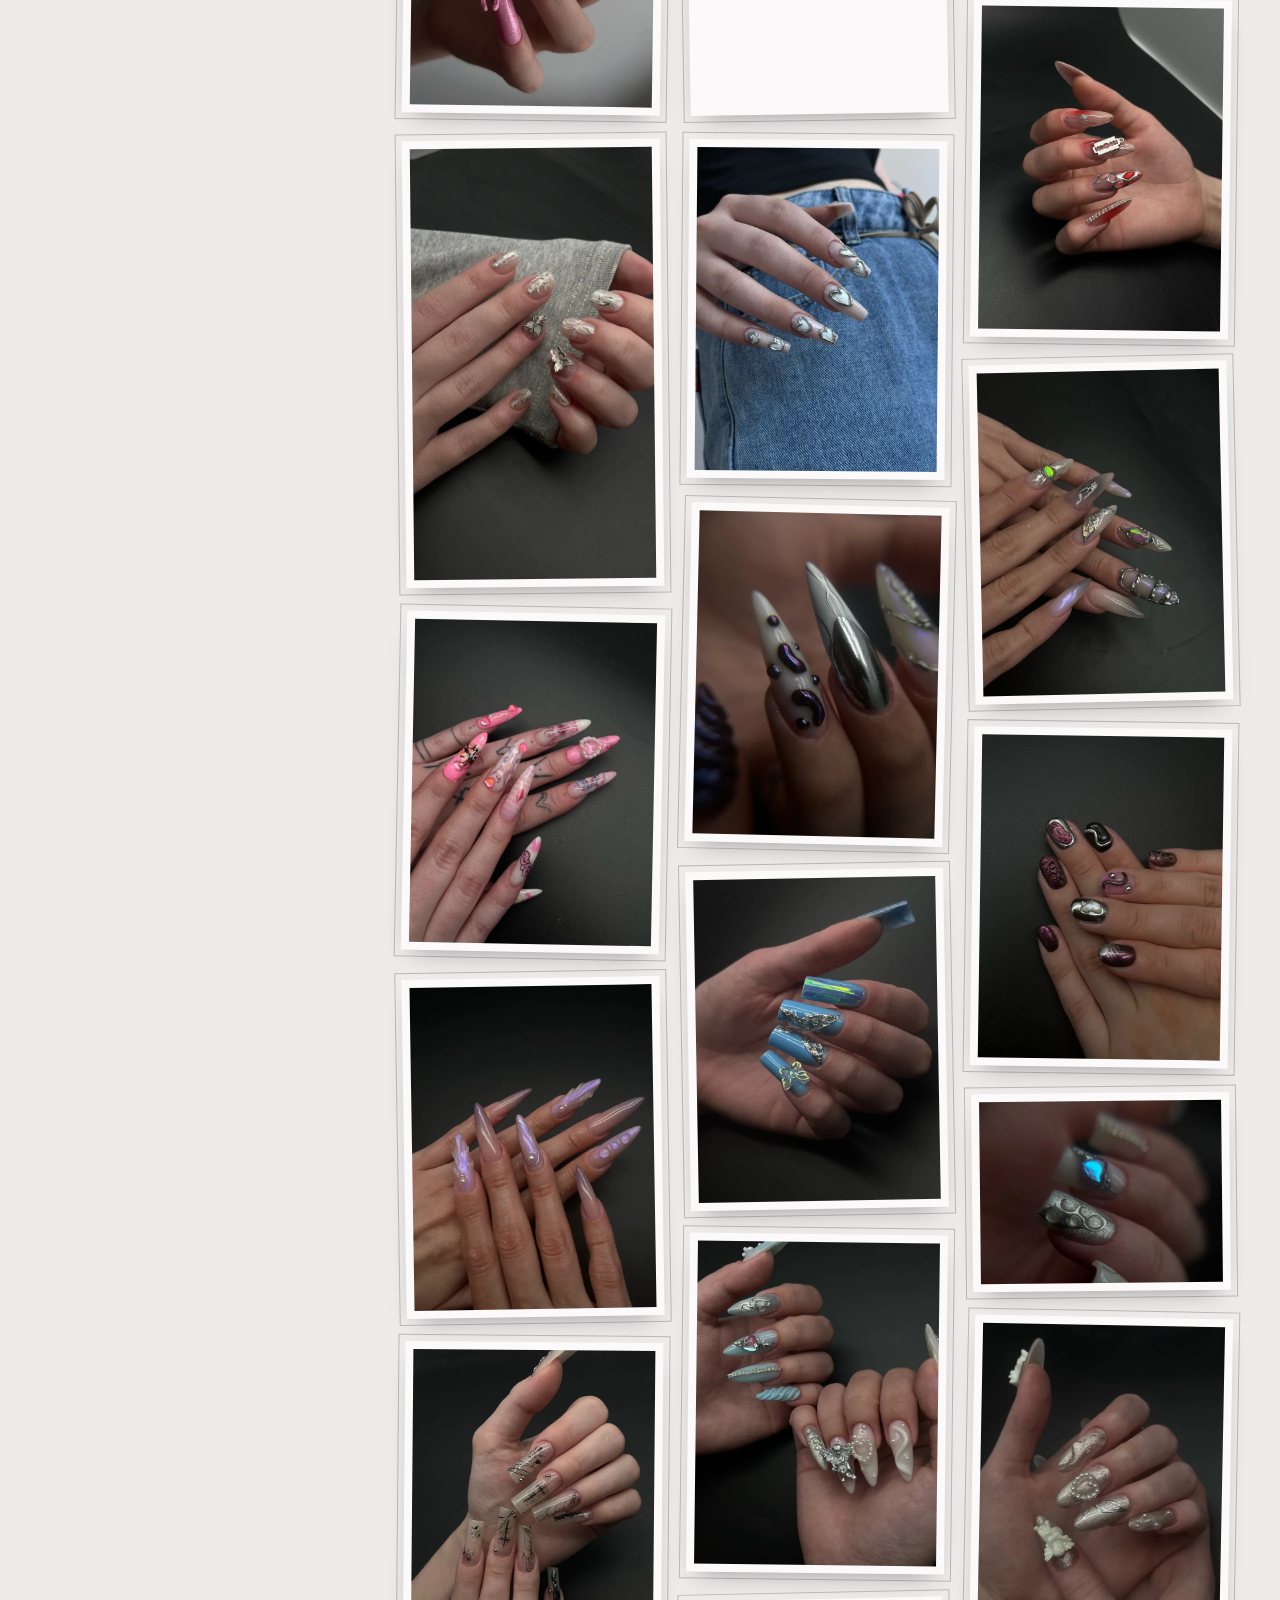
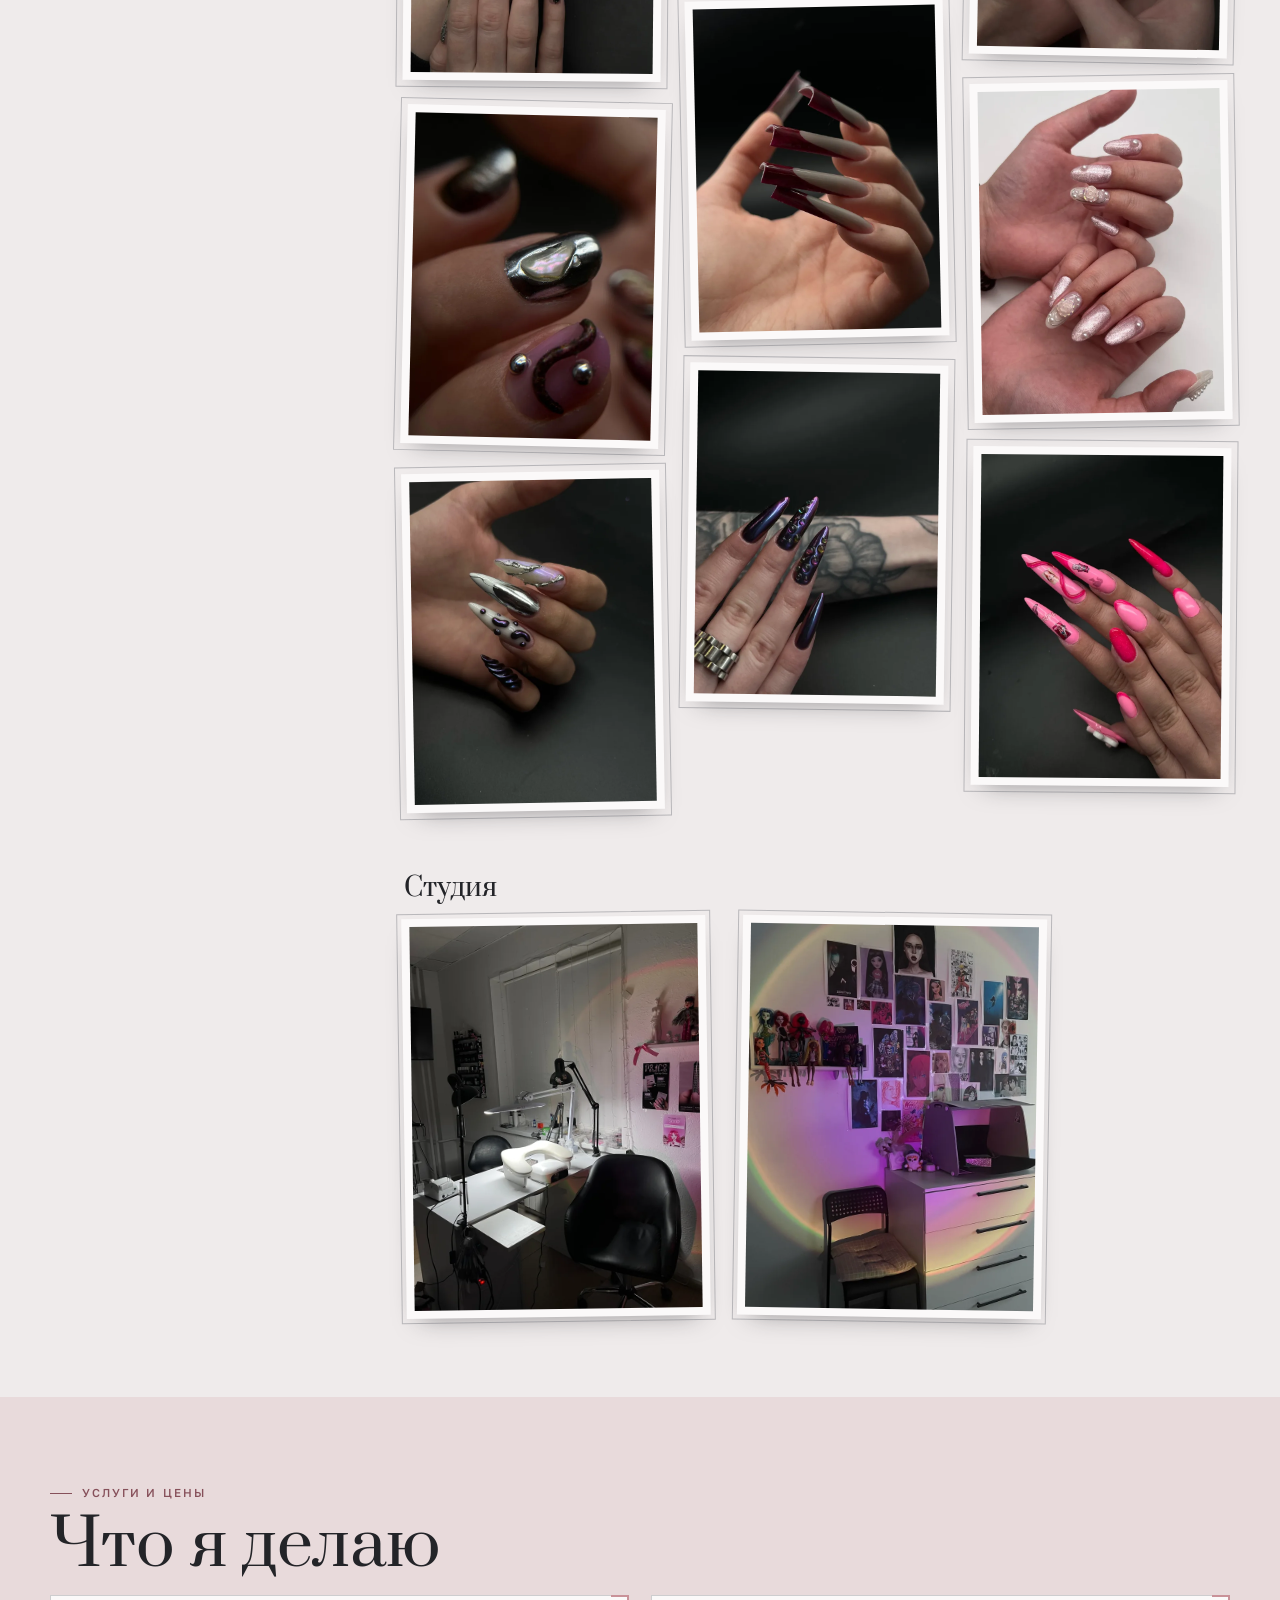
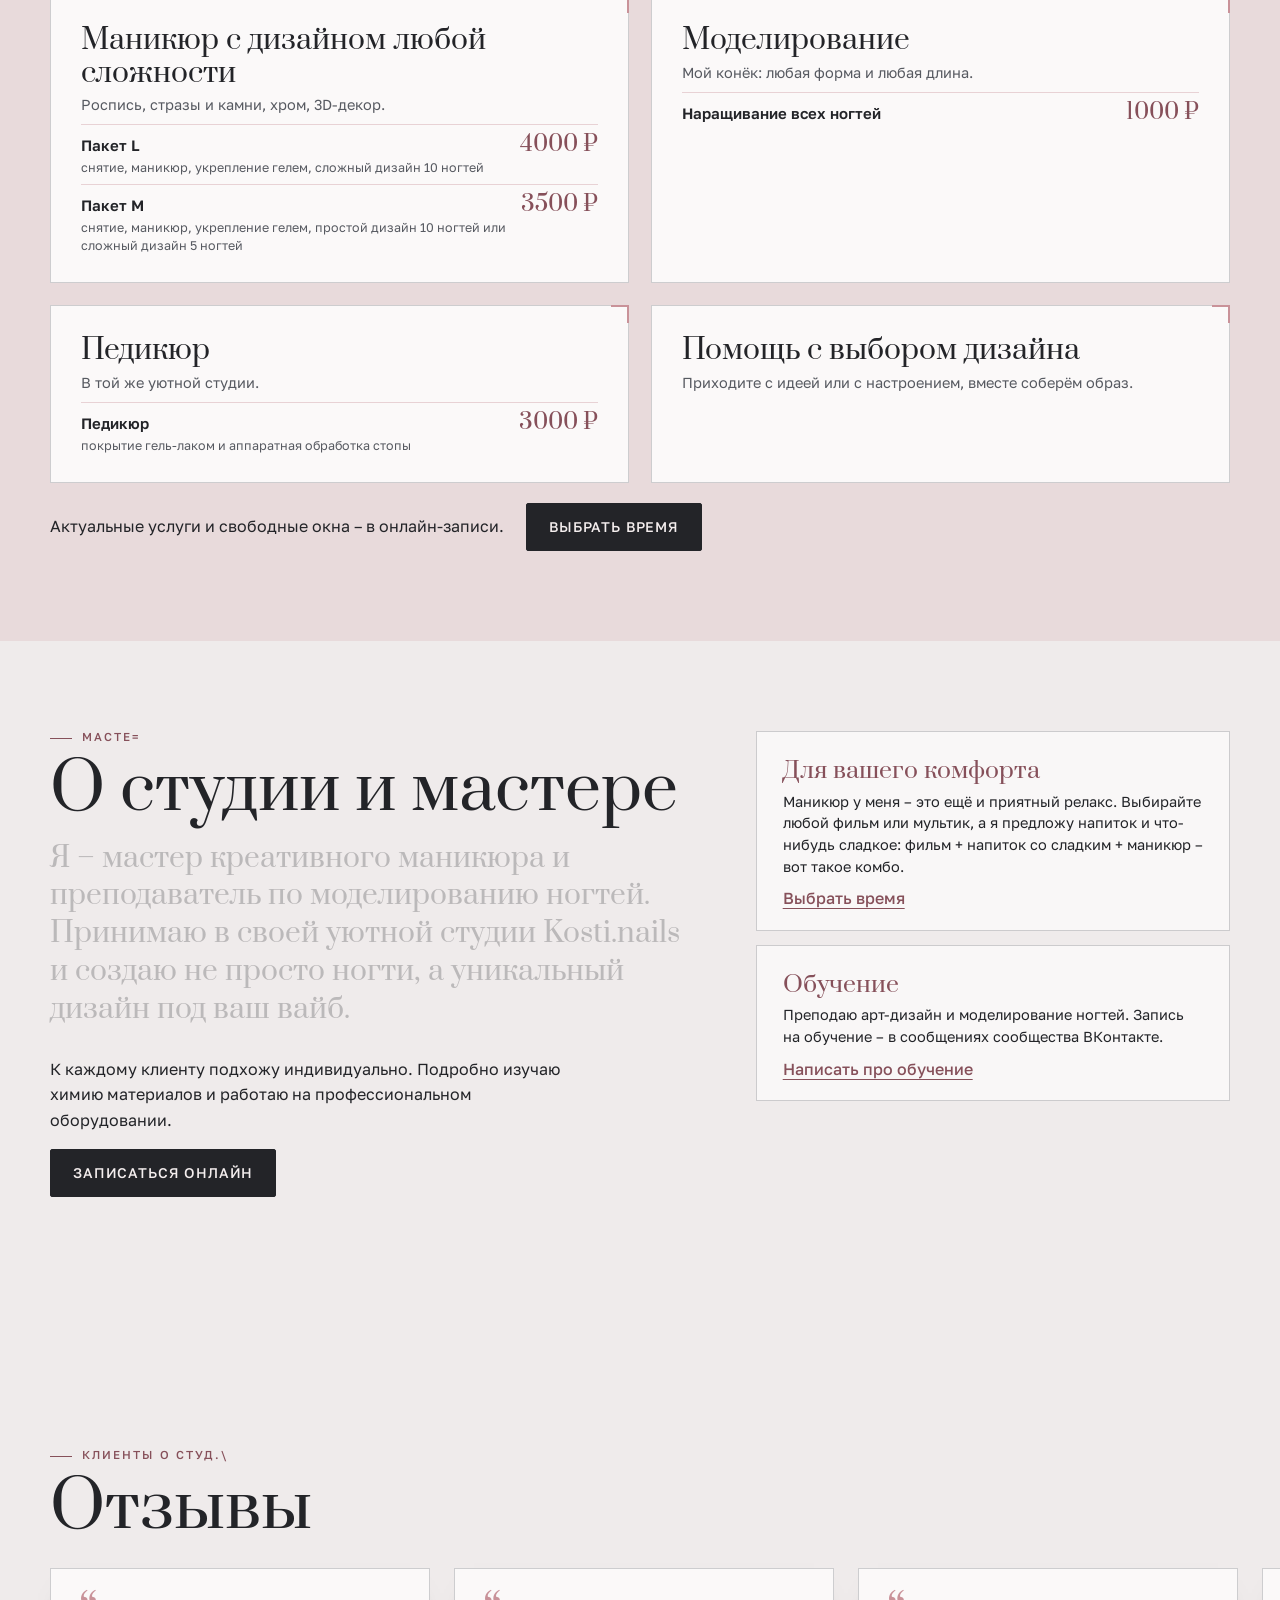
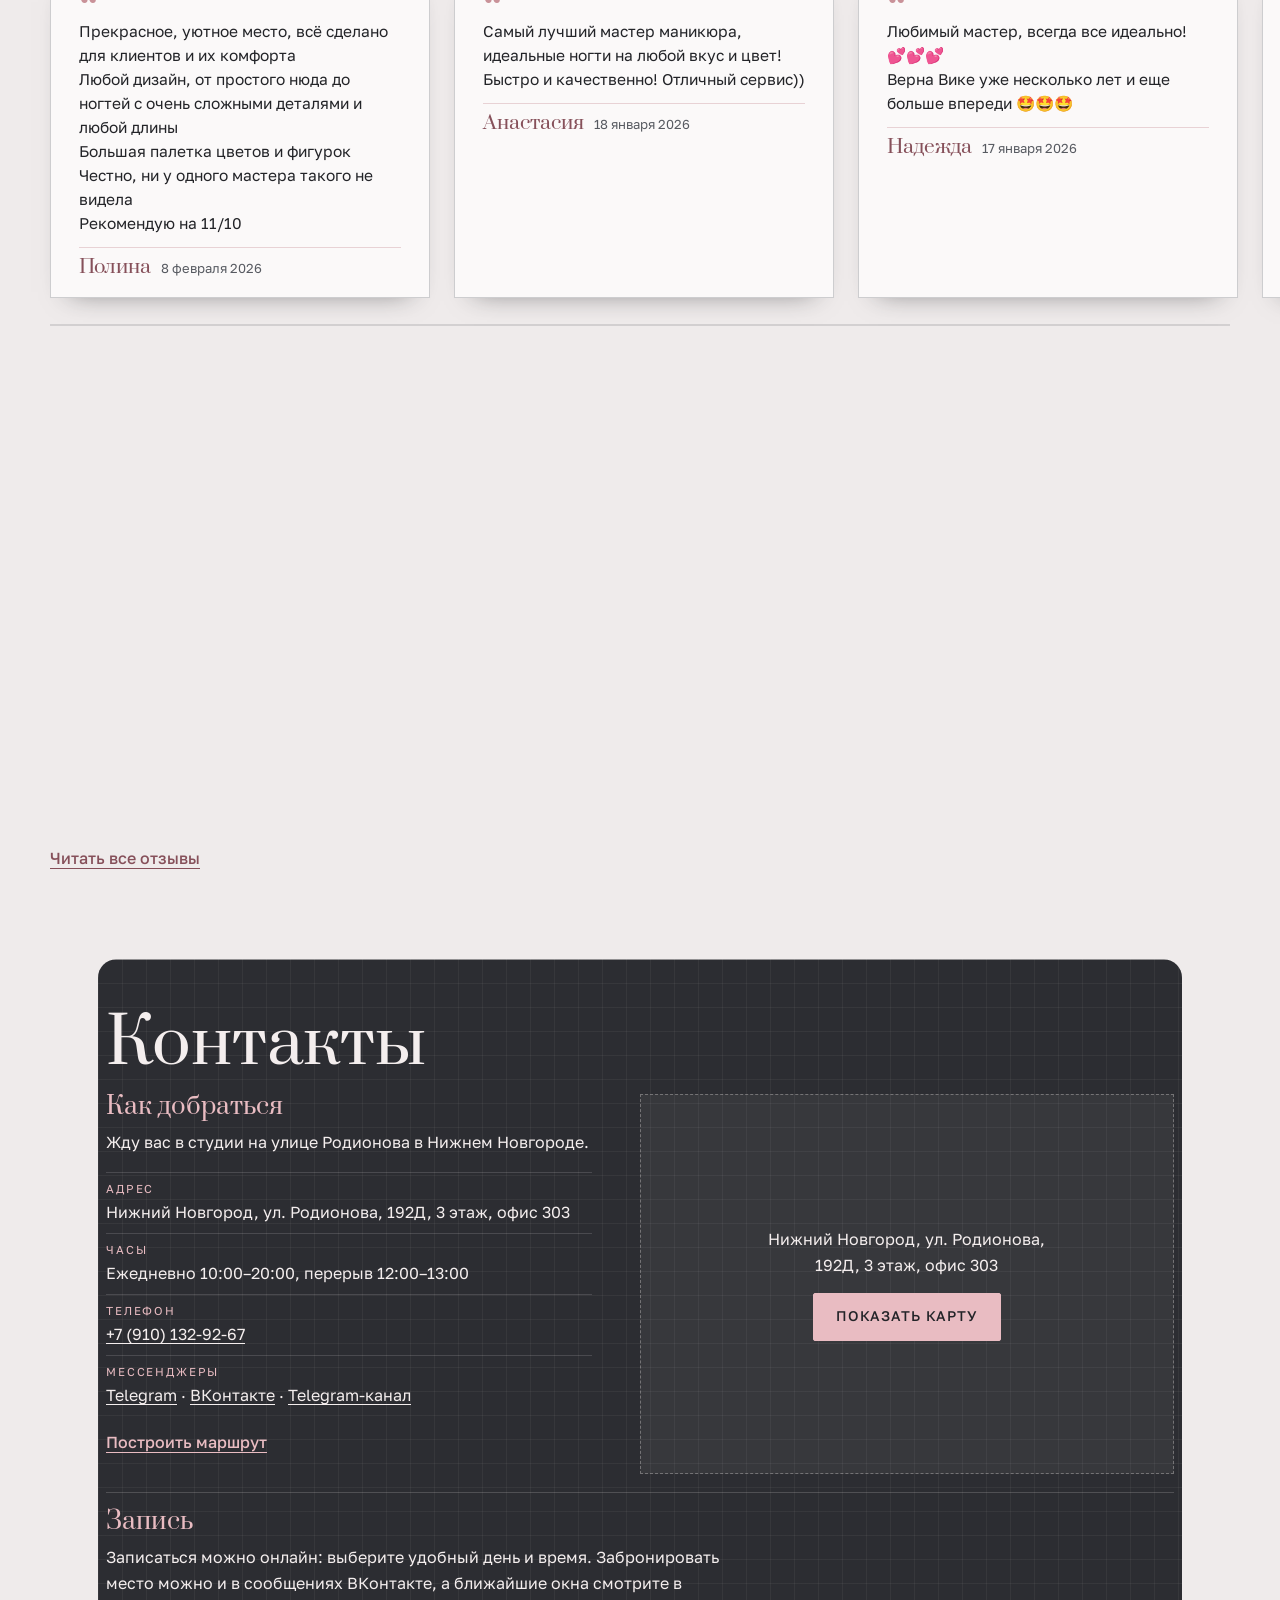
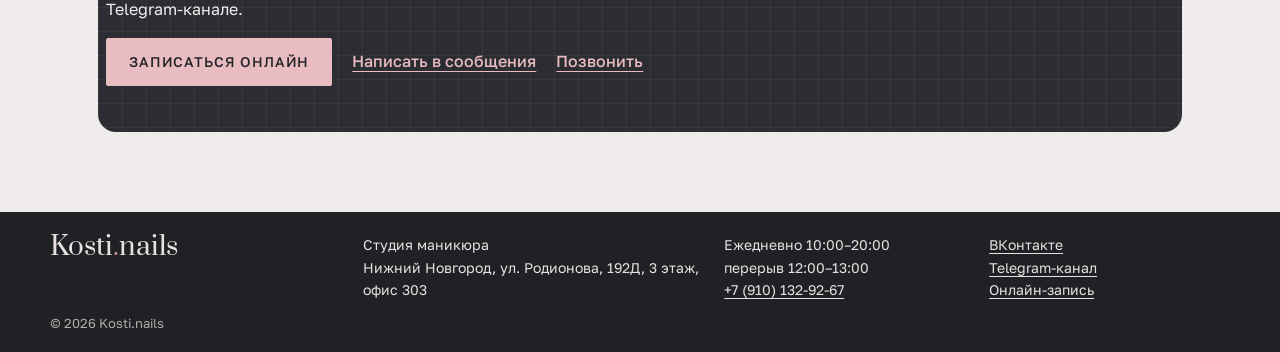
<file: v2/index.html>
<!doctype html>
<html lang="ru">
<head>
<meta charset="utf-8">
<meta name="viewport" content="width=device-width, initial-scale=1.0">
<meta name="robots" content="noindex, nofollow">
<title>Crazy-маникюр в Нижнем Новгороде · Kosti.nails</title>
<meta name="description"
  content="Kosti.nails · уютная студия креативного маникюра в Нижнем Новгороде: дизайн любой сложности, моделирование любой формы и длины, 3D-декор, педикюр.">
<meta name="theme-color" content="#2c2d32">

<link rel="icon" sizes="any" href="logos/favicon.ico">
<link rel="icon" type="image/png" sizes="32x32" href="logos/favicon-32x32.png">
<link rel="apple-touch-icon" sizes="180x180" href="logos/apple-touch-icon.png">
<link rel="preload" href="fonts/golos-var.woff2" as="font" type="font/woff2" crossorigin>
<link rel="preload" href="fonts/prata-400.woff2" as="font" type="font/woff2" crossorigin>
<link rel="stylesheet" href="css/fonts.css">
<link rel="stylesheet" href="css/styles.css">
<script>(function(h){if(window.matchMedia&&matchMedia('(prefers-reduced-motion: no-preference)').matches){h.classList.add('m-on');setTimeout(function(){if(!h.classList.contains('m-ready'))h.classList.remove('m-on')},2500)}})(document.documentElement)</script>
</head>
<body>
<a class="skip" href="#main">К содержанию</a>
<div class="topbar">
  <div class="demo" role="note">
    <p class="demo-t">ДЕМОНСТРАЦИЯ! НЕ ОФИЦИАЛЬНЫЙ САЙТ БИЗНЕСА</p>
    <nav class="demo-v" aria-label="Варианты сайта"><a href="../">Вариант 1</a><a href="./" aria-current="page">Вариант 2</a></nav>
  </div>
  <header class="hdr">
    <a class="sign" href="#top" aria-label="Kosti.nails, в начало">Kosti<span>.</span>nails</a>
    <nav class="nav" aria-label="Разделы"><ul><li><a href="#works">Работы</a></li><li><a href="#services">Услуги</a></li><li><a href="#about">О студии</a></li><li><a href="#reviews">Отзывы</a></li><li><a href="#contacts">Контакты</a></li></ul></nav>
    <a class="btn btn-s hdr-cta" href="https://dikidi.net/1334898" target="_blank" rel="noopener">Записаться</a>
    <details class="mmenu">
      <summary aria-label="Меню"><span class="bars" aria-hidden="true"></span></summary>
      <nav class="mnav" aria-label="Разделы, мобильное меню"><ul><li><a href="#works">Работы</a></li><li><a href="#services">Услуги</a></li><li><a href="#about">О студии</a></li><li><a href="#reviews">Отзывы</a></li><li><a href="#contacts">Контакты</a></li></ul></nav>
    </details>
    <span class="prog" aria-hidden="true"></span>
  </header>
</div>
<div class="top-sp" id="top" aria-hidden="true"></div>
<div class="grid-bg" aria-hidden="true"></div>
<div class="spot" aria-hidden="true"></div>

<main id="main">
  <section class="hero" aria-labelledby="h1">
    <p class="word" aria-hidden="true">Kosti.nails</p>
    <div class="wrap hero-g">
      <div class="h-title">
        <h1 id="h1" data-rv="words"><span class="h1a">Crazy-маникюр</span> <span class="h1b">в Нижнем Новгороде</span> <span class="h1c">– дизайн под ваш вайб</span></h1>
      </div>
      <div class="h-addr">
        <p class="addr-line"><span class="mk" data-marks><span class="mk-r">Адрес</span><span class="mk-n" aria-hidden="true"></span></span> <span>Нижний Новгород, ул. Родионова, 192Д, 3 этаж, офис 303</span></p>
        <a class="btn" href="https://dikidi.net/1334898" target="_blank" rel="noopener">Записаться онлайн</a>
      </div>
      <figure class="h-work" data-tilt style="--r:-2.2deg">
        <img src="img/work-10.webp" width="840" height="1120" alt="Стилеты в розовом хроме с объёмными металлическими шармами" fetchpriority="high">
      </figure>
      <div class="h-about">
        <p class="lbl"><span class="mk" data-marks><span class="mk-r">О студии</span><span class="mk-n" aria-hidden="true"></span></span></p>
        <p>Уютная студия Kosti.nails: маникюр с дизайном любой сложности, моделирование любой формы и длины, 3D‑декор.</p>
        <p class="h-note">Помогу воплотить ваши идеи в реальность, а если идеи пока нет – вместе подберём дизайн.</p>
        <p class="cta-2"><a href="https://t.me/vikkstin" target="_blank" rel="noopener">Написать мастеру</a> · <a href="tel:+79101329267">Позвонить</a></p>
      </div>
      <div class="h-svc">
        <p class="lbl"><span class="mk" data-marks><span class="mk-r">Что я делаю</span><span class="mk-n" aria-hidden="true"></span></span></p>
        <ul role="list">
          <li>Маникюр с дизайном любой сложности</li>
          <li>Моделирование</li>
          <li>Педикюр</li>
          <li>Помощь с выбором дизайна</li>
        </ul>
      </div>
    </div>
  </section>

  <section class="works" id="works" aria-labelledby="h-works">
    <div class="wrap works-g">
      <div class="sec-head">
        <p class="lbl"><span class="mk" data-marks><span class="mk-r">Галерея</span><span class="mk-n" aria-hidden="true"></span></span></p>
        <h2 id="h-works" data-rv="words">Работы</h2>
        <p data-rv="up">Если вам нравится, что я создаю на ногтях, загляните в мои работы: стразы и камни, хром, роспись, объёмный декор. Идеи дизайна и ближайшие окна – в моём Telegram-канале.</p>
        <p class="btns" data-rv="up"><a class="btn" href="https://vk.ru/album-211318661_283543862" target="_blank" rel="noopener">Смотреть работы во ВКонтакте</a> <a class="lnk" href="https://t.me/+G755Dyc0xFw5OGYy" target="_blank" rel="noopener">Открыть Telegram-канал</a></p>
      </div>
      <div class="masonry">
        <ul class="mcol" role="list"><li class="fr" data-rv="frame" style="--r:-1.2deg"><img src="img/work-02.webp" width="720" height="960" alt="Длинный миндаль нюд с аниме-росписью и серебряными цепочками" loading="lazy" decoding="async"></li><li class="fr" data-rv="frame" style="--r:0.8deg"><img src="img/work-13.webp" width="720" height="960" alt="Квадрат розовый и нюд с объёмными подтёками и шармом-зайчиком" loading="lazy" decoding="async"></li><li class="fr" data-rv="frame" style="--r:-0.6deg"><img src="img/work-05.webp" width="562" height="1000" alt="Короткие натуральные ногти с серебряными хром-линиями и бабочками" loading="lazy" decoding="async"></li><li class="fr" data-rv="frame" style="--r:1.1deg"><img src="img/work-18.webp" width="720" height="960" alt="Розово-молочные стилеты с аниме-росписью и жемчужным сердцем" loading="lazy" decoding="async"></li><li class="fr" data-rv="frame" style="--r:-0.9deg"><img src="img/work-22.webp" width="720" height="960" alt="Стилеты мов с лиловыми объёмными ракушками и жемчугом" loading="lazy" decoding="async"></li><li class="fr" data-rv="frame" style="--r:0.5deg"><img src="img/work-26.webp" width="720" height="960" alt="Прозрачный нюд квадрат с чёрной каллиграфией и ботаникой" loading="lazy" decoding="async"></li><li class="fr" data-rv="frame" style="--r:1.3deg"><img src="img/work-09.webp" width="720" height="960" alt="Макро: чёрный хром с перламутром, змейкой и бусинами" loading="lazy" decoding="async"></li><li class="fr" data-rv="frame" style="--r:-1.0deg"><img src="img/work-15.webp" width="720" height="960" alt="Микс стилетов: серебро, жемчуг, фиолетовый ребристый хром" loading="lazy" decoding="async"></li></ul>
        <ul class="mcol" role="list"><li class="fr" data-rv="frame" style="--r:1.1deg"><img src="img/work-03.webp" width="720" height="960" alt="Стилеты нюд с объёмными жемчужными щупальцами" loading="lazy" decoding="async"></li><li class="fr" data-rv="frame" style="--r:-0.9deg"><img src="img/work-07.webp" width="720" height="960" alt="Стилеты нюд и лиловый с объёмной ракушкой, жемчугом и хромом" loading="lazy" decoding="async"></li><li class="fr" data-rv="frame" style="--r:0.5deg"><img src="img/work-11.webp" width="720" height="960" alt="Длинный коффин нюд с белыми объёмными сердцами в серебре" loading="lazy" decoding="async"></li><li class="fr" data-rv="frame" style="--r:1.3deg"><img src="img/work-14.webp" width="720" height="960" alt="Молочные стилеты с тёмно-фиолетовыми объёмными каплями и хромом" loading="lazy" decoding="async"></li><li class="fr" data-rv="frame" style="--r:-1.0deg"><img src="img/work-19.webp" width="720" height="960" alt="Синий квадрат с крыльями бабочки из фольги и голографией" loading="lazy" decoding="async"></li><li class="fr" data-rv="frame" style="--r:0.7deg"><img src="img/work-23.webp" width="720" height="960" alt="Серо-голубые стилеты с хром-сердцем, объёмной лентой и херувимом" loading="lazy" decoding="async"></li><li class="fr" data-rv="frame" style="--r:-1.2deg"><img src="img/work-27.webp" width="720" height="960" alt="XL коффин нюд и серый с бордовым френчем" loading="lazy" decoding="async"></li><li class="fr" data-rv="frame" style="--r:0.8deg"><img src="img/work-20.webp" width="720" height="960" alt="Тёмно-фиолетовый хром с объёмными пузырями" loading="lazy" decoding="async"></li></ul>
        <ul class="mcol" role="list"><li class="fr" data-rv="frame" style="--r:1.3deg"><img src="img/work-04.webp" width="720" height="960" alt="Бело-нюдовый омбре на миндале с объёмными белыми цветами" loading="lazy" decoding="async"></li><li class="fr" data-rv="frame" style="--r:-1.0deg"><img src="img/work-06.webp" width="1000" height="750" alt="Розовый глиттер на миндале с цепочкой, крестами и камнем-сердцем" loading="lazy" decoding="async"></li><li class="fr" data-rv="frame" style="--r:0.7deg"><img src="img/work-08.webp" width="720" height="960" alt="Красно-нюдовый омбре с жидким металлом и подвеской" loading="lazy" decoding="async"></li><li class="fr" data-rv="frame" style="--r:-1.2deg"><img src="img/work-12.webp" width="720" height="960" alt="Стилеты аура-хром с серебряными рамками и опаловыми камнями" loading="lazy" decoding="async"></li><li class="fr" data-rv="frame" style="--r:0.8deg"><img src="img/work-16.webp" width="720" height="960" alt="Короткие ногти: хром-рамки, бордовый кошачий глаз, объёмная волна" loading="lazy" decoding="async"></li><li class="fr" data-rv="frame" style="--r:-0.6deg"><img src="img/work-17.webp" width="1200" height="900" alt="Макро: голубой камень в металле и хром-пузыри" loading="lazy" decoding="async"></li><li class="fr" data-rv="frame" style="--r:1.1deg"><img src="img/work-21.webp" width="720" height="960" alt="Шампань кошачий глаз с объёмным херувимом, цветами и серебряными жилками" loading="lazy" decoding="async"></li><li class="fr" data-rv="frame" style="--r:-0.9deg"><img src="img/work-24.webp" width="720" height="960" alt="Розовый кошачий глаз на миндале с жемчугом и объёмной розой в рамке" loading="lazy" decoding="async"></li><li class="fr" data-rv="frame" style="--r:0.5deg"><img src="img/work-25.webp" width="720" height="960" alt="Ярко-розовые стилеты с глиттером и наклейками-портретами" loading="lazy" decoding="async"></li></ul>
      </div>
      <div class="studio">
        <h3 class="sub-h">Студия</h3>
        <ul class="studio-g" role="list">
          <li class="fr" data-rv="frame" style="--r:-0.8deg"><img src="img/interior-01.webp" width="720" height="960" alt="Рабочее место мастера: стол, белая лампа, подлокотник, полки" loading="lazy" decoding="async"></li>
          <li class="fr" data-rv="frame" style="--r:0.9deg"><img src="img/interior-02.webp" width="720" height="960" alt="Стол с УФ-лампой, стена с постерами и фиолетовая подсветка" loading="lazy" decoding="async"></li>
        </ul>
      </div>
    </div>
  </section>

  <section class="services" id="services" data-tone="soft" aria-labelledby="h-services">
    <div class="wrap">
      <div class="sec-head">
        <p class="lbl"><span class="mk" data-marks><span class="mk-r">Услуги и цены</span><span class="mk-n" aria-hidden="true"></span></span></p>
        <h2 id="h-services" data-rv="words">Что я делаю</h2>
      </div>
      <ul class="svc" role="list" data-rv="group">
        <li class="sv">
          <h3>Маникюр с дизайном любой сложности</h3>
          <p>Роспись, стразы и камни, хром, 3D‑декор.</p>
          <dl class="price">
            <div><dt>Пакет L <small>снятие, маникюр, укрепление гелем, сложный дизайн 10 ногтей</small></dt><dd>4000 ₽</dd></div>
            <div><dt>Пакет M <small>снятие, маникюр, укрепление гелем, простой дизайн 10 ногтей или сложный дизайн 5 ногтей</small></dt><dd>3500 ₽</dd></div>
          </dl>
        </li>
        <li class="sv">
          <h3>Моделирование</h3>
          <p>Мой конёк: любая форма и любая длина.</p>
          <dl class="price">
            <div><dt>Наращивание всех ногтей</dt><dd>1000 ₽</dd></div>
          </dl>
        </li>
        <li class="sv">
          <h3>Педикюр</h3>
          <p>В той же уютной студии.</p>
          <dl class="price">
            <div><dt>Педикюр <small>покрытие гель-лаком и аппаратная обработка стопы</small></dt><dd>3000 ₽</dd></div>
          </dl>
        </li>
        <li class="sv">
          <h3>Помощь с выбором дизайна</h3>
          <p>Приходите с идеей или с настроением, вместе соберём образ.</p>
        </li>
      </ul>
      <div class="svc-foot" data-rv="up">
        <p>Актуальные услуги и свободные окна – в онлайн-записи.</p>
        <a class="btn" href="https://dikidi.net/1334898" target="_blank" rel="noopener">Выбрать время</a>
      </div>
    </div>
  </section>

  <section class="about" id="about" aria-labelledby="h-about">
    <div class="wrap about-g">
      <div class="about-t">
        <p class="lbl"><span class="mk" data-marks><span class="mk-r">Мастер</span><span class="mk-n" aria-hidden="true"></span></span></p>
        <h2 id="h-about" data-rv="words">О студии и мастере</h2>
        <p class="glow" data-glow>Я – мастер креативного маникюра и преподаватель по моделированию ногтей. Принимаю в своей уютной студии Kosti.nails и создаю не просто ногти, а уникальный дизайн под ваш вайб.</p>
        <p data-rv="up">К каждому клиенту подхожу индивидуально. Подробно изучаю химию материалов и работаю на профессиональном оборудовании.</p>
        <a class="btn" data-rv="up" href="https://dikidi.net/1334898" target="_blank" rel="noopener">Записаться онлайн</a>
      </div>
      <div class="cells" data-rv="group">
        <article class="cell">
          <h3>Для вашего комфорта</h3>
          <p>Маникюр у меня – это ещё и приятный релакс. Выбирайте любой фильм или мультик, а я предложу напиток и что-нибудь сладкое: фильм + напиток со сладким + маникюр – вот такое комбо.</p>
          <a class="lnk" href="https://dikidi.net/1334898" target="_blank" rel="noopener">Выбрать время</a>
        </article>
        <article class="cell">
          <h3>Обучение</h3>
          <p>Преподаю арт-дизайн и моделирование ногтей. Запись на обучение – в сообщениях сообщества ВКонтакте.</p>
          <a class="lnk" href="https://vk.ru/public211318661" target="_blank" rel="noopener">Написать про обучение</a>
        </article>
      </div>
    </div>
  </section>

  <section class="reviews" id="reviews" data-lane data-lane-max="1.3" aria-labelledby="h-reviews">
    <div class="lane-pin">
      <div class="wrap rv-head">
        <p class="lbl"><span class="mk" data-marks><span class="mk-r">Клиенты о студии</span><span class="mk-n" aria-hidden="true"></span></span></p>
        <h2 id="h-reviews" data-rv="words">Отзывы</h2>
      </div>
      <div class="lane-view">
        <ul class="lane-track rv-list" role="list">
          <li class="rv-card"><blockquote><p>Прекрасное, уютное место, всё сделано для клиентов и их комфорта<br>Любой дизайн, от простого нюда до ногтей с очень сложными деталями и любой длины<br>Большая палетка цветов и фигурок<br>Честно, ни у одного мастера такого не видела<br>Рекомендую на 11/10</p></blockquote><p class="rv-meta"><span class="rv-name">Полина</span> <time datetime="2026-02-08">8 февраля 2026</time></p></li>
          <li class="rv-card"><blockquote><p>Самый лучший мастер маникюра, идеальные ногти на любой вкус и цвет! Быстро и качественно! Отличный сервис))</p></blockquote><p class="rv-meta"><span class="rv-name">Анастасия</span> <time datetime="2026-01-18">18 января 2026</time></p></li>
          <li class="rv-card"><blockquote><p>Любимый мастер, всегда все идеально! 💕💕💕<br>Верна Вике уже несколько лет и еще больше впереди 🤩🤩🤩</p></blockquote><p class="rv-meta"><span class="rv-name">Надежда</span> <time datetime="2026-01-17">17 января 2026</time></p></li>
          <li class="rv-card"><blockquote><p>Спасибо за всегда прекрасные ноготочки!!<br>Очень рекомендую мастера!!<br>Очень милая и атмосферная студия!</p></blockquote><p class="rv-meta"><span class="rv-name">Ирина</span> <time datetime="2025-09-05">5 сентября 2025</time></p></li>
        </ul>
        <div class="lane-prog wrap" aria-hidden="true"><i></i></div>
      </div>
    </div>
    <p class="wrap rv-all"><a class="lnk" href="https://2gis.ru/n_novgorod/firm/70000001102535739/tab/reviews" target="_blank" rel="noopener">Читать все отзывы</a></p>
  </section>

  <section class="contacts" id="contacts" aria-labelledby="h-contacts">
    <div class="wrap">
      <div class="panel" data-panel>
        <h2 id="h-contacts" data-rv="words">Контакты</h2>
        <div class="ct-g">
          <div class="ct-info">
            <h3>Как добраться</h3>
            <p>Жду вас в студии на улице Родионова в Нижнем Новгороде.</p>
            <dl class="ct-dl">
              <div><dt>Адрес</dt><dd>Нижний Новгород, ул. Родионова, 192Д, 3 этаж, офис 303</dd></div>
              <div><dt>Часы</dt><dd>Ежедневно 10:00–20:00, перерыв 12:00–13:00</dd></div>
              <div><dt>Телефон</dt><dd><a href="tel:+79101329267">+7 (910) 132-92-67</a></dd></div>
              <div><dt>Мессенджеры</dt><dd><a href="https://t.me/vikkstin" target="_blank" rel="noopener">Telegram</a> · <a href="https://vk.ru/public211318661" target="_blank" rel="noopener">ВКонтакте</a> · <a href="https://t.me/+G755Dyc0xFw5OGYy" target="_blank" rel="noopener">Telegram-канал</a></dd></div>
            </dl>
            <p><a class="lnk lnk-l" href="https://yandex.ru/maps/?rtext=~56.307001%2C44.081996&rtt=auto" target="_blank" rel="noopener">Построить маршрут</a></p>
          </div>
          <div class="map">
            <p class="map-a">Нижний Новгород, ул. Родионова, 192Д, 3 этаж, офис 303</p>
            <button type="button" class="btn btn-l" data-map="https://yandex.ru/map-widget/v1/org/kosti_nails/71294087700/?ll=44.081996%2C56.307001&z=16" data-title="Kosti.nails на Яндекс Картах">Показать карту</button>
          </div>
        </div>
        <div class="book">
          <h3>Запись</h3>
          <p>Записаться можно онлайн: выберите удобный день и время. Забронировать место можно и в сообщениях ВКонтакте, а ближайшие окна смотрите в Telegram-канале.</p>
          <p class="book-b"><a class="btn btn-l" href="https://dikidi.net/1334898" target="_blank" rel="noopener">Записаться онлайн</a> <a class="lnk lnk-l" href="https://vk.ru/public211318661" target="_blank" rel="noopener">Написать в сообщения</a> <a class="lnk lnk-l" href="tel:+79101329267">Позвонить</a></p>
        </div>
      </div>
    </div>
  </section>
</main>

<footer class="ftr">
  <div class="wrap ftr-g">
    <p class="ftr-sign">Kosti<span>.</span>nails</p>
    <p>Студия маникюра<br>Нижний Новгород, ул. Родионова, 192Д, 3 этаж, офис 303</p>
    <p>Ежедневно 10:00–20:00<br>перерыв 12:00–13:00<br><a href="tel:+79101329267">+7 (910) 132-92-67</a></p>
    <p><a href="https://vk.ru/public211318661" target="_blank" rel="noopener">ВКонтакте</a><br><a href="https://t.me/+G755Dyc0xFw5OGYy" target="_blank" rel="noopener">Telegram-канал</a><br><a href="https://dikidi.net/1334898" target="_blank" rel="noopener">Онлайн-запись</a></p>
    <p class="ftr-c">© 2026 Kosti.nails</p>
  </div>
</footer>
<script src="js/motion.js" defer></script>
</body>
</html>
</file>
<file: css/fonts.css>
@font-face{font-family:"Cormorant";src:url("../fonts/cormorant-600.woff2") format("woff2");font-weight:600;font-style:normal;font-display:swap}
@font-face{font-family:"Cormorant";src:url("../fonts/cormorant-italic-500.woff2") format("woff2");font-weight:500;font-style:italic;font-display:swap}
@font-face{font-family:"Manrope";src:url("../fonts/manrope-var.woff2") format("woff2");font-weight:400 700;font-style:normal;font-display:swap}
</file>
<file: css/styles.css>
/* Kosti.nails · variant 1 · T3 "Board" */
:root{
  --top-h:100px;
  --ease:cubic-bezier(.16,1,.3,1);
  --pop:cubic-bezier(.34,1.56,.64,1);
  --paper:#f4e8e6; --card:#fffaf8; --blush:rgba(226,186,190,.42);
  --ink:#2b2c30; --ink2:#575a61; --rose:#c99299; --rose-d:#87505a; --rose-l:#e9bcc2;
  --dark:#303136; --on-dark:#f6ecea;
  --serif:"Cormorant","Cormorant Garamond",Georgia,"Times New Roman",serif;
  --sans:"Manrope",system-ui,-apple-system,"Segoe UI",Roboto,Arial,sans-serif;
}
*,*::before,*::after{box-sizing:border-box}
html{background:var(--paper);color:var(--ink);overflow-x:clip;-webkit-text-size-adjust:100%}
body{margin:0;font:400 16px/1.6 var(--sans);overflow-x:clip}
@media (prefers-reduced-motion:no-preference){html{scroll-behavior:smooth}}
img{display:block;max-width:100%;height:auto}
a{color:inherit}
h1,h2,h3{margin:0;font-weight:600;line-height:1.05}
p{margin:0 0 1em}
ul,ol{margin:0;padding:0;list-style:none}
[id]{scroll-margin-top:calc(var(--top-h) + 12px)}
:focus-visible{outline:2px solid var(--rose-d);outline-offset:3px;border-radius:4px}
.skip{position:absolute;left:8px;top:-60px;z-index:100;background:var(--ink);color:#fff;padding:10px 14px;border-radius:8px}
.skip:focus{top:8px}
.wrap{width:min(1180px,100% - 32px);margin-inline:auto}

/* board background */
.board{position:fixed;inset:0;height:100lvh;z-index:-2;pointer-events:none;
  background:
    radial-gradient(120% 80% at 80% 0%,rgba(201,146,153,.18),transparent 60%),
    repeating-linear-gradient(0deg,rgba(87,90,97,.035) 0 1px,transparent 1px 3px),
    repeating-linear-gradient(90deg,rgba(201,146,153,.07) 0 1px,transparent 1px 4px),
    var(--paper)}
.spot{display:none}
@media (hover:hover) and (pointer:fine){
  html.m-on .spot{display:block;position:fixed;left:0;top:0;width:400px;height:400px;border-radius:50%;
    background:radial-gradient(circle,rgba(255,250,248,.55),rgba(255,250,248,0) 65%);
    pointer-events:none;z-index:-1;opacity:0;transition:opacity .6s}
  html.m-on .spot.lit{opacity:1}
}

/* strip + header */
.topbar{position:fixed;top:0;left:0;right:0;z-index:50}
.demo{height:44px;background:var(--ink);color:var(--on-dark);display:flex;flex-direction:column;align-items:center;justify-content:center;gap:2px;
  font:600 10.5px/1.25 system-ui,-apple-system,"Segoe UI",Roboto,Arial,sans-serif;padding:0 8px;text-align:center}
.demo-t{margin:0;letter-spacing:.04em;white-space:nowrap}
.demo-v{display:flex;gap:14px;white-space:nowrap}
.demo-v a{color:var(--rose-l);text-decoration:none;font-weight:600;letter-spacing:.02em}
.demo-v a[aria-current]{color:#fff;text-decoration:underline;text-underline-offset:3px}
.hdr{height:56px;display:flex;align-items:center;gap:10px;padding:0 max(12px,calc((100% - 1180px)/2));
  background:rgba(244,232,230,.96);border-bottom:1px solid rgba(87,90,97,.16);position:relative}
.sign{font:italic 500 30px/1 var(--serif);text-decoration:none;color:var(--ink);margin-right:auto;white-space:nowrap}
.sign span,.ftr-sign span{color:var(--rose)}
.nav{display:none}
.nav ul{display:flex;gap:26px}
.nav a{text-decoration:none;font-weight:600;font-size:14.5px;color:var(--ink2)}
.nav a:hover{color:var(--rose-d)}
.mmenu summary{list-style:none;width:44px;height:44px;display:grid;place-items:center;cursor:pointer;border-radius:10px}
.mmenu summary::-webkit-details-marker{display:none}
.bars,.bars::before,.bars::after{display:block;width:22px;height:2px;background:var(--ink);border-radius:2px;position:relative;content:""}
.bars::before{position:absolute;top:-7px}.bars::after{position:absolute;top:7px}
.mmenu[open] .bars{background:transparent}
.mmenu[open] .bars::before{top:0;rotate:45deg}.mmenu[open] .bars::after{top:0;rotate:-45deg}
.mnav{position:absolute;left:0;right:0;top:100%;background:var(--paper);border-bottom:1px solid rgba(87,90,97,.2);box-shadow:0 18px 30px -20px rgba(43,44,48,.5)}
.mnav ul{padding:6px 16px 14px}
.mnav a{display:flex;align-items:center;min-height:48px;text-decoration:none;font-weight:600;font-size:17px;border-bottom:1px solid rgba(87,90,97,.12)}
.top-sp{height:var(--top-h)}
@media (min-width:700px){
  .demo{height:32px;flex-direction:row;gap:22px;font-size:11.5px}
  .hdr{height:68px}
  .sign{font-size:34px}
}
@media (min-width:900px){
  .nav{display:block;margin-right:12px}
  .mmenu{display:none}
}

/* buttons, links */
.btn{display:inline-flex;align-items:center;justify-content:center;min-height:48px;padding:0 24px;border-radius:999px;border:0;cursor:pointer;
  background:var(--ink);color:var(--on-dark);font:600 15px/1.2 var(--sans);text-decoration:none;text-align:center;transition:background .3s}
.btn:hover{background:var(--rose-d)}
.btn-s{min-height:40px;padding:0 16px;font-size:14px}
.btn-l{background:var(--rose-l);color:var(--ink)}
.btn-l:hover{background:#fff}
.lnk{color:var(--rose-d);font-weight:600;text-decoration:underline;text-decoration-thickness:1px;text-underline-offset:4px}
.lnk-l{color:var(--rose-l)}

/* motion: hidden "before" states only under html.m-on ... :not(.in) */
.w{display:inline-block;overflow:clip;padding-bottom:.14em;margin-bottom:-.14em;vertical-align:top}
.wi{display:inline-block;transition:translate 1s var(--ease) calc(var(--wi,0)*70ms + var(--dl,0ms))}
h2 .wi{transition-duration:.9s;transition-delay:calc(var(--wi,0)*60ms + var(--dl,0ms))}
html.m-on [data-rv="words"]:not(.in) .wi{translate:0 110%}
[data-rv="up"]{transition:opacity 1s var(--ease),translate 1s var(--ease)}
html.m-on [data-rv="up"]:not(.in){opacity:0;translate:0 40px}
[data-rv="group"]>*{transition:opacity 1s var(--ease),translate 1s var(--ease);transition-delay:calc(var(--i,0)*70ms)}
html.m-on [data-rv="group"]:not(.in)>*{opacity:0;translate:0 40px}
[data-rv="line"]{transform-origin:left;transition:scale 1.2s var(--ease)}
html.m-on [data-rv="line"]:not(.in){scale:0 1}
.after-line{--dl:200ms}
[data-rv="pin"]{rotate:calc(var(--r,0deg) + var(--tilt,0deg));transition:translate .9s var(--pop),rotate .9s var(--pop)}
html.m-on [data-rv="pin"]:not(.in){translate:0 30px;rotate:0deg}
html.m-on [data-rv="curtain"]{transition:clip-path 1.1s var(--ease)}
html.m-on [data-rv="curtain"] img{transition:scale 1.4s var(--ease)}
html.m-on [data-rv="curtain"]:not(.in){clip-path:inset(0 0 100% 0)}
html.m-on [data-rv="curtain"]:not(.in) img{scale:1.1}
html.m-on [data-rv="curtain"].in:not(.done){clip-path:inset(0 0 0 0)}
html.m-on [data-rv="curtain"].in:not(.done) img{scale:1}
[data-tone]{transition:background-color .9s var(--ease)}
[data-tone="soft"]{background-color:var(--blush)}
html.m-on [data-tone]:not(.tin){background-color:transparent}
.gw{transition:opacity .35s}
html.glow-on .gw:not(.lit){opacity:.25}

/* polaroid */
.pol{margin:0;background:#fffdfb;padding:8px 8px 22px;box-shadow:0 14px 30px -16px rgba(43,44,48,.55),0 1px 2px rgba(43,44,48,.12);rotate:var(--r,0deg)}

/* hero */
.hero{padding:20px 0 32px}
.hero-g{display:grid;gap:18px}
.brow{font-size:12px;font-weight:600;letter-spacing:.12em;text-transform:uppercase;color:var(--ink2);margin:0 0 10px;display:flex;align-items:center;gap:10px}
.brow::before{content:"";width:28px;height:1px;background:var(--rose-d)}
h1{margin:0}
.h1a{display:block;font:600 clamp(46px,12.4vw,100px)/.92 var(--serif);letter-spacing:-.01em;white-space:nowrap}
.h1b{display:block;font:600 13px/1.3 var(--sans);letter-spacing:.16em;text-transform:uppercase;color:var(--ink2);margin:.7em 0 .35em}
.h1c{display:block;font:italic 500 clamp(30px,4.6vw,58px)/1.02 var(--serif);color:var(--rose-d)}
h1 .wi{--dl:300ms}
.note{position:relative;font:italic 500 22px/1.22 var(--serif);background:var(--card);padding:14px 18px 12px;margin:20px 0 16px;max-width:30ch;
  box-shadow:0 10px 24px -16px rgba(43,44,48,.6);transition-delay:.8s}
.note::before,.pol.hero-ph::before,.slip::before,.rv-card::before{content:"";position:absolute;top:-9px;left:50%;width:74px;height:18px;margin-left:-37px;background:rgba(201,146,153,.5);rotate:-3deg}
.lead{max-width:46ch;margin-bottom:18px}
.cta{display:flex;flex-wrap:wrap;align-items:center;gap:10px 18px}
.cta-2{margin:0;font-weight:600}
.cta-2 a{color:var(--rose-d);text-underline-offset:4px}
.hero-ph{position:relative;padding:8px 8px 26px;justify-self:center;width:min(88%,560px);transition-delay:.5s}
.facts{display:grid;gap:10px}
.facts li{position:relative;padding-top:12px;display:flex;flex-direction:column}
.facts .ln{position:absolute;left:0;top:0;width:100%;height:1px;background:var(--ink2);transform-origin:left;transition:scale 1.2s var(--ease) calc(var(--i,0)*120ms)}
html.m-on .facts:not(.in) .ln{scale:0 1}
.facts b{font-weight:700;font-size:15px}
.facts span:not(.ln){font-size:13.5px;color:var(--ink2)}
@media (max-width:599px){
  .facts{grid-template-columns:1fr 1fr}
  .facts li:last-child{grid-column:span 2}
}
@media (min-width:900px){
  .hero{min-height:calc(100svh - var(--top-h));display:flex;align-items:center;padding:36px 0 44px}
  .hero-g{grid-template-columns:1.12fr .88fr;column-gap:56px;row-gap:34px;align-items:center}
  .hero-ph{grid-column:2;grid-row:1}
  .facts{grid-column:1 / -1;grid-template-columns:repeat(3,1fr);gap:28px}
  .note{font-size:26px}
  .h1a{font-size:clamp(64px,7vw,96px)}
}

/* sections */
section{position:relative}
h2{font:600 clamp(40px,6vw,72px)/1 var(--serif);margin-bottom:18px}
.rule{border:0;height:1px;background:var(--ink2);margin:0 0 22px}
.about{padding:40px 0 44px}
.about-g{display:grid;gap:26px}
.glow{font:italic 500 clamp(22px,2.9vw,34px)/1.24 var(--serif);color:var(--ink)}
.about-t>p:not(.glow){max-width:52ch}
.slips{display:grid;gap:18px}
.slip{position:relative;background:var(--card);padding:18px 18px 14px;rotate:var(--r);box-shadow:0 12px 26px -18px rgba(43,44,48,.6)}
.slip h3{font:italic 500 26px/1.1 var(--serif);color:var(--rose-d);margin-bottom:6px}
.slip p{font-size:14.5px;line-height:1.5;margin-bottom:.6em}
@media (min-width:900px){
  .about{padding:96px 0}
  .about-g{grid-template-columns:1.1fr .9fr;gap:64px;align-items:start}
}

.services{padding:36px 0 24px}
.svc-g{display:grid;gap:18px}
.svc-head p{max-width:40ch}
.stack{display:grid;gap:14px}
.card{background:var(--card);border-radius:6px;padding:16px 16px 10px;box-shadow:0 -1px 0 rgba(87,90,97,.08),0 16px 30px -22px rgba(43,44,48,.7);
  background-image:repeating-linear-gradient(180deg,transparent 0 31px,rgba(201,146,153,.16) 31px 32px)}
html.m-on .stack .card{position:sticky;top:calc(var(--top-h) + 14px + var(--k)*12px)}
.card h3{font:600 25px/1.05 var(--serif);margin-bottom:6px}
.card>p{color:var(--ink2);font-size:14.5px;margin-bottom:8px}
.price{margin:0}
.price div{display:flex;justify-content:space-between;align-items:baseline;gap:14px;padding:7px 0;border-top:1px dashed rgba(87,90,97,.35)}
.price dt{font-weight:700;font-size:15px}
.price small{display:block;font-weight:400;font-size:12.5px;color:var(--ink2);line-height:1.4;margin-top:2px}
.price dd{margin:0;font:600 26px/1 var(--serif);color:var(--rose-d);white-space:nowrap}
@media (min-width:900px){
  .services{padding:90px 0 70px}
  .svc-g{grid-template-columns:.8fr 1.2fr;gap:64px;align-items:start}
  html.m-on .svc-head{position:sticky;top:calc(var(--top-h) + 40px)}
  .card{padding:28px 30px 22px}
  .card h3{font-size:34px}
}

/* running line */
.run{overflow:hidden;border-block:1px solid rgba(87,90,97,.25);padding:8px 0;margin:12px 0 0}
.run-in{display:flex;width:max-content;animation:run 38s linear infinite}
.run-in span{font:italic 500 clamp(26px,4.6vw,54px)/1.1 var(--serif);color:var(--rose-d);white-space:nowrap;padding-right:.5em}
@keyframes run{to{transform:translateX(-50%)}}
@media (prefers-reduced-motion:reduce){.run-in{animation:none}}

/* works */
.works{padding:34px 0 14px}
.gal-note p{max-width:44ch}
.gal-btns{display:flex;flex-wrap:wrap;gap:12px 18px;align-items:center}
.slip-h{display:inline-block;font:italic 500 40px/1 var(--serif);background:var(--card);padding:6px 20px 8px;rotate:var(--r);box-shadow:0 10px 22px -14px rgba(43,44,48,.6);margin:0 0 18px}
.grid{display:grid;grid-template-columns:repeat(3,1fr);gap:10px 8px;margin-top:8px}
.grid .pol{padding:4px 4px 10px}
.grid img{width:100%;aspect-ratio:1/1;object-fit:cover}
.grid .wide{grid-column:1 / -1}
.grid .wide img{aspect-ratio:3/2}
.grid li:nth-child(3n+2){transition-delay:80ms}.grid li:nth-child(3n){transition-delay:160ms}
.lane-prog{display:none}
@media (max-width:899px){
  .lane-pin{display:block}
  .gal-note{display:contents}
  html.m-on .works .slip-h{position:sticky;top:calc(var(--top-h) + 6px);z-index:3}
}
@media (min-width:600px){
  .grid{grid-template-columns:repeat(4,1fr);gap:14px 12px;grid-auto-flow:row dense}
  .grid .pol{padding:6px 6px 16px}
  .grid li:nth-child(n){transition-delay:0ms}
  .grid .wide{grid-column:span 2;grid-row:span 2;display:flex;flex-direction:column}
  .grid .wide img{aspect-ratio:auto;flex:1;min-height:0;height:100%}
  .grid li:nth-child(4n+3){transition-delay:160ms}.grid li:nth-child(4n){transition-delay:240ms}
}
@media (min-width:900px){
  .works{padding:80px 0 40px}
  .lane-pin{display:grid;grid-template-columns:minmax(260px,.32fr) 1fr;gap:48px;align-items:start}
  .gal-note{position:relative}
  html.m-on .works.lane{padding:0}
  html.m-on .works.lane .lane-pin{position:sticky;top:var(--top-h);height:calc(100vh - var(--top-h));width:100%;max-width:none;
    padding-left:max(16px,calc((100% - 1180px)/2));align-items:center;overflow:hidden;gap:36px}
  html.m-on .works.lane .lane-view{height:100%;display:flex;flex-direction:column;justify-content:center;overflow:hidden;min-width:0}
  html.m-on .works.lane .grid{--row:calc((100vh - var(--top-h) - 140px) / 2);display:grid;grid-auto-flow:column;grid-template-columns:none;
    grid-template-rows:repeat(2,var(--row));grid-auto-columns:max-content;gap:26px 30px;width:max-content;padding:14px 60px 14px 14px;margin:0}
  html.m-on .works.lane .pol{padding:8px 8px 22px;height:var(--row);grid-row:auto;grid-column:auto;display:block}
  html.m-on .works.lane .pol img{height:calc(var(--row) - 30px);width:auto;aspect-ratio:var(--ar);object-fit:cover}
  html.m-on .works.lane .lane-prog{display:block;height:2px;background:rgba(87,90,97,.18);margin:6px 60px 0 14px}
  html.m-on .works.lane .lane-prog i{display:block;height:100%;background:var(--rose-d);transform-origin:left;transform:scaleX(0)}
}
.studio{padding:18px 0 40px}
.studio-h{font:italic 500 30px/1 var(--serif);color:var(--rose-d);margin-bottom:12px}
.studio-g{display:grid;grid-template-columns:1fr 1fr;gap:16px;max-width:780px}
.studio-g .pol{padding:6px 6px 18px}
@media (min-width:900px){.studio{padding:40px 0 96px}.studio-g{gap:36px}.studio-g .pol{padding:10px 10px 30px}}

/* reviews */
.reviews{padding:40px 0 44px}
.rv-g{display:grid;gap:10px}
.rv-stack{display:grid;gap:20px}
.rv-card{position:relative;background:var(--card);padding:22px 18px 14px;box-shadow:0 16px 30px -22px rgba(43,44,48,.7)}
html.m-on .rv-stack .rv-card{position:sticky;top:calc(var(--top-h) + 20px)}
html.m-on .rv-stack .rv-card:nth-child(2){top:calc(var(--top-h) + 28px)}
html.m-on .rv-stack .rv-card:nth-child(3){top:calc(var(--top-h) + 36px)}
html.m-on .rv-stack .rv-card:nth-child(4){top:calc(var(--top-h) + 44px)}
html.m-on .rv-stack .rv-card:nth-child(5){top:calc(var(--top-h) + 52px)}
.rv-card blockquote{margin:0}
.rv-card blockquote p{font-size:15.5px;line-height:1.55;margin:0 0 12px}
.rv-card blockquote p::before{content:"“";display:block;font:600 54px/.6 var(--serif);color:var(--rose);height:22px}
.rv-meta{margin:0;display:flex;gap:10px;align-items:baseline;flex-wrap:wrap}
.rv-name{font:italic 500 24px/1 var(--serif);color:var(--rose-d)}
.rv-meta time{font-size:13px;color:var(--ink2)}
.rv-all{margin:0 0 14px}
@media (min-width:900px){
  .reviews{padding:96px 0}
  .rv-g{grid-template-columns:.7fr 1.3fr;gap:64px;align-items:start}
  html.m-on .rv-head{position:sticky;top:calc(var(--top-h) + 40px)}
  .rv-card{padding:34px 34px 24px}
  .rv-card blockquote p{font-size:17px}
}

/* contacts: final panel */
.contacts{padding:24px 0 32px}
.panel{background:var(--dark);color:var(--on-dark);border-radius:18px;padding:26px 18px 22px;clip-path:inset(0 var(--fx,0px) round 18px)}
.panel h2{color:var(--on-dark)}
.panel h3{font:italic 500 28px/1.1 var(--serif);color:var(--rose-l);margin-bottom:10px}
.ct-g{display:grid;gap:22px}
.ct-dl{margin:0 0 14px}
.ct-dl div{padding:7px 0;border-top:1px solid rgba(246,236,234,.14)}
.ct-dl dt{font-size:12px;letter-spacing:.12em;text-transform:uppercase;color:var(--rose-l)}
.ct-dl dd{margin:2px 0 0}
.ct-dl a{color:var(--on-dark);text-underline-offset:3px}
.map{position:relative;aspect-ratio:16/11;border-radius:12px;overflow:hidden;background:rgba(246,236,234,.06);border:1px dashed rgba(246,236,234,.3);
  display:flex;flex-direction:column;align-items:center;justify-content:center;gap:14px;padding:18px;text-align:center}
.map-a{margin:0;max-width:30ch}
.map.map-on{padding:0;border-style:solid}
.map iframe{position:absolute;inset:0;width:100%;height:100%;border:0}
.book{margin-top:26px;padding-top:22px;border-top:1px solid rgba(246,236,234,.18)}
.book p{max-width:62ch}
.book-b{display:flex;flex-wrap:wrap;gap:12px 20px;align-items:center;margin:0}
@media (min-width:900px){
  .contacts{padding:60px 0 80px}
  .panel{padding:52px 56px 46px}
  .ct-g{grid-template-columns:1fr 1.1fr;gap:48px;align-items:start}
  .map{aspect-ratio:auto;height:100%;min-height:380px}
}

/* footer */
.ftr{background:#26272b;color:#e9dedd;padding:28px 0 22px;font-size:14px}
.ftr a{color:#e9dedd;text-underline-offset:3px}
.ftr-g{display:grid;grid-template-columns:1fr 1fr;gap:16px 24px}
.ftr-sign{font:italic 500 34px/1 var(--serif);grid-column:1 / -1;margin:0}
.ftr p{margin:0}
.ftr-c{grid-column:1 / -1;color:#b9adac;font-size:13px}
.ftr-g>p:nth-child(2){grid-column:1 / -1}
@media (min-width:900px){
  .ftr-g{grid-template-columns:1.2fr 1.4fr 1fr 1fr}
  .ftr-sign{grid-column:auto}
  .ftr-g>p:nth-child(2){grid-column:auto}
}
</file>
<file: v2/css/fonts.css>
@font-face{font-family:"Prata";src:url("../fonts/prata-400.woff2") format("woff2");font-weight:400;font-style:normal;font-display:swap}
@font-face{font-family:"Golos Text";src:url("../fonts/golos-var.woff2") format("woff2");font-weight:400 600;font-style:normal;font-display:swap}
</file>
<file: v2/css/styles.css>
/* Kosti.nails · variant 2 · T4 "Grid" */
:root{
  --top-h:100px;
  --ease:cubic-bezier(.16,1,.3,1);
  --bg:#efebeb; --paper:#fbf9f9; --soft:rgba(214,178,183,.30);
  --ink:#232428; --ink2:#575a61; --rose:#c99299; --rose-d:#86505a; --rose-l:#e9bcc2;
  --dark:#2c2d32; --on-dark:#f4eeee;
  --line:rgba(87,90,97,.09); --line2:rgba(201,146,153,.38);
  --serif:"Prata",Georgia,"Times New Roman",serif;
  --sans:"Golos Text",system-ui,-apple-system,"Segoe UI",Roboto,Arial,sans-serif;
}
*,*::before,*::after{box-sizing:border-box}
html{background:var(--bg);color:var(--ink);overflow-x:clip;-webkit-text-size-adjust:100%}
body{margin:0;font:400 16px/1.6 var(--sans);overflow-x:clip}
@media (prefers-reduced-motion:no-preference){html{scroll-behavior:smooth}}
img{display:block;max-width:100%;height:auto}
a{color:inherit}
h1,h2,h3{margin:0;font-weight:400;line-height:1.08}
p{margin:0 0 1em}
ul,ol{margin:0;padding:0;list-style:none}
[id]{scroll-margin-top:calc(var(--top-h) + 12px)}
:focus-visible{outline:2px solid var(--rose-d);outline-offset:3px}
.skip{position:absolute;left:8px;top:-60px;z-index:100;background:var(--ink);color:#fff;padding:10px 14px}
.skip:focus{top:8px}
.wrap{width:min(1180px,100% - 32px);margin-inline:auto}

/* drawn grid */
.grid-bg{position:fixed;inset:0;height:100lvh;z-index:-2;pointer-events:none;background-color:var(--bg);
  background-image:
    linear-gradient(var(--line2) 1px,transparent 1px),linear-gradient(90deg,var(--line2) 1px,transparent 1px),
    linear-gradient(var(--line) 1px,transparent 1px),linear-gradient(90deg,var(--line) 1px,transparent 1px);
  background-size:96px 96px,96px 96px,24px 24px,24px 24px;background-position:-1px -1px}
.spot{display:none}
@media (hover:hover) and (pointer:fine){
  html.m-on .spot{display:block;position:fixed;left:0;top:0;width:400px;height:400px;border-radius:50%;
    background:radial-gradient(circle,rgba(201,146,153,.22),rgba(201,146,153,0) 65%);pointer-events:none;z-index:-1;opacity:0;transition:opacity .6s}
  html.m-on .spot.lit{opacity:1}
}

/* strip + header */
.topbar{position:fixed;top:0;left:0;right:0;z-index:50}
.demo{height:44px;background:var(--ink);color:var(--on-dark);display:flex;flex-direction:column;align-items:center;justify-content:center;gap:2px;
  font:600 10.5px/1.25 system-ui,-apple-system,"Segoe UI",Roboto,Arial,sans-serif;padding:0 8px;text-align:center}
.demo-t{margin:0;letter-spacing:.04em;white-space:nowrap}
.demo-v{display:flex;gap:14px;white-space:nowrap}
.demo-v a{color:var(--rose-l);text-decoration:none;font-weight:600}
.demo-v a[aria-current]{color:#fff;text-decoration:underline;text-underline-offset:3px}
.hdr{height:56px;display:flex;align-items:center;gap:10px;padding:0 max(12px,calc((100% - 1180px)/2));
  background:rgba(239,235,235,.96);border-bottom:1px solid rgba(87,90,97,.22);position:relative}
.sign{font:400 23px/1 var(--serif);text-decoration:none;color:var(--ink);margin-right:auto;white-space:nowrap;letter-spacing:.01em}
.sign span,.ftr-sign span{color:var(--rose)}
.nav{display:none}
.nav ul{display:flex;gap:24px}
.nav a{text-decoration:none;font-weight:500;font-size:13px;letter-spacing:.1em;text-transform:uppercase;color:var(--ink2)}
.nav a:hover{color:var(--rose-d)}
.mmenu summary{list-style:none;width:44px;height:44px;display:grid;place-items:center;cursor:pointer;border:1px solid rgba(87,90,97,.3)}
.mmenu summary::-webkit-details-marker{display:none}
.bars,.bars::before,.bars::after{display:block;width:20px;height:2px;background:var(--ink);position:relative;content:""}
.bars::before{position:absolute;top:-6px}.bars::after{position:absolute;top:6px}
.mmenu[open] .bars{background:transparent}
.mmenu[open] .bars::before{top:0;rotate:45deg}.mmenu[open] .bars::after{top:0;rotate:-45deg}
.mnav{position:absolute;left:0;right:0;top:100%;background:var(--paper);border-bottom:1px solid rgba(87,90,97,.25);box-shadow:0 18px 30px -20px rgba(35,36,40,.45)}
.mnav ul{padding:6px 16px 14px}
.mnav a{display:flex;align-items:center;min-height:48px;text-decoration:none;font-weight:500;font-size:16px;letter-spacing:.06em;text-transform:uppercase;border-bottom:1px solid var(--line)}
.prog{display:none}
@supports (animation-timeline:scroll()){
  .prog{display:block;position:absolute;left:0;right:0;bottom:-1px;height:2px;background:var(--rose-d);transform-origin:left;scale:0 1;
    animation:prog linear both;animation-timeline:scroll(root)}
  @keyframes prog{to{scale:1 1}}
}
.top-sp{height:var(--top-h)}
@media (min-width:700px){
  .demo{height:32px;flex-direction:row;gap:22px;font-size:11.5px}
  .hdr{height:68px}
  .sign{font-size:27px}
}
@media (min-width:960px){.nav{display:block;margin-right:12px}.mmenu{display:none}}

/* buttons */
.btn{display:inline-flex;align-items:center;justify-content:center;min-height:48px;padding:0 22px;border:1px solid var(--ink);border-radius:2px;cursor:pointer;
  background:var(--ink);color:var(--on-dark);font:500 14px/1.2 var(--sans);letter-spacing:.06em;text-transform:uppercase;text-decoration:none;text-align:center;transition:background .3s,color .3s}
.btn:hover{background:transparent;color:var(--ink)}
.btn-s{min-height:40px;padding:0 14px;font-size:12.5px}
.btn-l{background:var(--rose-l);border-color:var(--rose-l);color:var(--ink)}
.btn-l:hover{background:transparent;color:var(--rose-l)}
.lnk{color:var(--rose-d);font-weight:500;text-decoration:underline;text-decoration-thickness:1px;text-underline-offset:4px}
.lnk-l{color:var(--rose-l)}
.lbl{font:500 11.5px/1.2 var(--sans);letter-spacing:.18em;text-transform:uppercase;color:var(--rose-d);margin:0 0 12px;display:flex;align-items:center;gap:10px}
.lbl::before{content:"";width:22px;height:1px;background:currentColor}
.mk{position:relative;display:inline-block}
.mk-n{display:none}
.scr .mk-n{display:block;position:absolute;left:0;top:0;white-space:nowrap}
.scr .mk-r{opacity:0}

/* motion */
.w{display:inline-block;overflow:clip;padding-bottom:.14em;margin-bottom:-.14em;vertical-align:top}
.wi{display:inline-block;transition:translate 1s var(--ease) calc(var(--wi,0)*70ms + var(--dl,0ms))}
h2 .wi{transition-duration:.9s;transition-delay:calc(var(--wi,0)*60ms)}
h1 .wi{--dl:300ms}
html.m-on [data-rv="words"]:not(.in) .wi{translate:0 110%}
[data-rv="up"]{transition:opacity 1s var(--ease),translate 1s var(--ease)}
html.m-on [data-rv="up"]:not(.in){opacity:0;translate:0 40px}
[data-rv="group"]>*{transition:opacity 1s var(--ease),translate 1s var(--ease);transition-delay:calc(var(--i,0)*70ms)}
html.m-on [data-rv="group"]:not(.in)>*{opacity:0;translate:0 40px}
[data-tone]{transition:background-color .9s var(--ease)}
[data-tone="soft"]{background-color:var(--soft)}
html.m-on [data-tone]:not(.tin){background-color:transparent}
.gw{transition:opacity .35s}
html.glow-on .gw:not(.lit){opacity:.25}

/* framed photo: rests on the grid, frame drawn with lines */
.fr{position:relative;background:var(--paper);padding:5px;box-shadow:0 12px 26px -14px rgba(35,36,40,.5);rotate:var(--r,0deg);
  transition:opacity .9s var(--ease),translate .9s var(--ease),rotate .9s var(--ease)}
.fr::before{content:"";position:absolute;inset:-5px;border:1px solid rgba(87,90,97,.35);pointer-events:none;transform-origin:left top;transition:scale 1.2s var(--ease) .1s}
html.m-on [data-rv="frame"]:not(.in){opacity:0;translate:0 26px;rotate:0deg}
html.m-on [data-rv="frame"]:not(.in)::before{scale:0 0}

/* hero */
.hero{position:relative;overflow:clip;padding:18px 0 34px}
.word{position:absolute;left:50%;top:50%;translate:-50% -46%;margin:0;font:400 clamp(72px,15vw,230px)/1 var(--serif);color:rgba(201,146,153,.2);white-space:nowrap;pointer-events:none;z-index:-1}
.hero-g{display:grid;gap:14px}
.h1a{display:block;font:400 clamp(34px,11.2vw,74px)/1 var(--serif);white-space:nowrap;letter-spacing:-.01em}
.h1b{display:block;font:500 12.5px/1.3 var(--sans);letter-spacing:.2em;text-transform:uppercase;color:var(--ink2);margin:.75em 0 .45em}
.h1c{display:block;font:400 clamp(24px,5.6vw,38px)/1.1 var(--serif);color:var(--rose-d)}
.h-addr{display:flex;flex-wrap:wrap;gap:12px 20px;align-items:center}
.addr-line{margin:0;font-size:14.5px;display:flex;flex-direction:column;gap:2px}
.addr-line .mk{font:500 11px/1.2 var(--sans);letter-spacing:.18em;text-transform:uppercase;color:var(--rose-d)}
.h-work{margin:4px auto;width:min(62%,420px);background:var(--paper);padding:8px;box-shadow:0 28px 50px -24px rgba(35,36,40,.6),0 2px 4px rgba(35,36,40,.15);
  rotate:calc(var(--r) + var(--tilt,0deg));transition:rotate .6s var(--ease)}
.h-about p:not(.lbl){font-size:15.5px;max-width:44ch}
.h-note{font:400 17.5px/1.35 var(--serif);color:var(--ink);border-left:2px solid var(--rose);padding-left:14px}
.cta-2{font-weight:500}
.cta-2 a{color:var(--rose-d);text-underline-offset:4px}
.h-svc ul{border-top:1px solid rgba(87,90,97,.3)}
.h-svc li{padding:6px 0;border-bottom:1px solid rgba(87,90,97,.3);font-size:15.5px}
@media (min-width:900px){
  .hero{min-height:calc(100svh - var(--top-h));padding:28px 0 30px;display:flex;align-items:center}
  .hero-g{grid-template-columns:1fr minmax(300px,1.05fr) 1fr;grid-template-areas:"title work svc" "about work svc" "addr addr addr";column-gap:44px;row-gap:22px;align-items:start}
  .h-title{grid-area:title}.h-work{grid-area:work;align-self:center;width:100%;max-width:400px}.h-about{grid-area:about}.h-svc{grid-area:svc;align-self:center}
  .h-addr{grid-area:addr;justify-content:space-between;border-top:1px solid rgba(87,90,97,.3);padding-top:16px}
  .addr-line{flex-direction:row;align-items:baseline;gap:14px}
  .h1a{font-size:clamp(40px,4.2vw,58px)}
  .h1c{font-size:clamp(24px,2.3vw,32px)}
}

/* sections */
section{position:relative}
h2{font:400 clamp(36px,5.4vw,64px)/1.04 var(--serif);margin-bottom:16px}
.sec-head{max-width:640px;margin-bottom:14px}
.btns{display:flex;flex-wrap:wrap;gap:12px 20px;align-items:center}
.works{padding:36px 0 30px}
.masonry{display:grid;grid-template-columns:repeat(3,1fr);gap:8px;align-items:start;padding:10px 0 24px}
.mcol{display:grid;gap:10px}
.mcol .fr{padding:3px}
.mcol .fr::before{inset:-4px}
@supports (animation-timeline:view()){
  html.m-on .mcol:nth-child(2){animation:drift linear both;animation-timeline:view()}
  html.m-on .mcol .fr:has(img[width="1000"]){animation:drift linear both;animation-timeline:view()}
  @keyframes drift{from{translate:0 24px}to{translate:0 -24px}}
}
.sub-h{font:400 26px/1 var(--serif);margin:14px 0 16px}
.studio-g{display:grid;grid-template-columns:1fr 1fr;gap:14px;max-width:760px;width:78%}
@media (min-width:900px){
  .works{padding:90px 0 80px}
  .works-g{display:grid;grid-template-columns:minmax(260px,.36fr) 1fr;column-gap:56px;align-items:start}
  html.m-on .works-g .sec-head{position:sticky;top:calc(var(--top-h) + 40px)}
  .masonry{gap:26px;padding:20px 0 50px;grid-column:2;grid-row:1}
  .mcol{gap:26px}
  .studio{grid-column:2;grid-row:2}
  .studio-g{width:100%;max-width:640px}
  .mcol .fr{padding:8px}
  .mcol .fr::before{inset:-7px}
  .studio-g{gap:32px}
  .studio-g .fr{padding:8px}
}

.services{padding:36px 0}
.svc{display:grid;gap:14px}
.sv{position:relative;background:var(--paper);border:1px solid rgba(87,90,97,.28);padding:15px 16px 8px}
.sv::after{content:"";position:absolute;right:-1px;top:-1px;width:18px;height:18px;border-right:2px solid var(--rose);border-top:2px solid var(--rose)}
.sv h3{font:400 21px/1.15 var(--serif);margin-bottom:4px}
.sv>p{color:var(--ink2);font-size:14.5px;margin-bottom:8px}
.price{margin:0}
.price div{display:flex;justify-content:space-between;align-items:baseline;gap:14px;padding:8px 0;border-top:1px solid var(--line2)}
.price dt{font-weight:600;font-size:15px}
.price small{display:block;font-weight:400;font-size:12.5px;color:var(--ink2);line-height:1.4;margin-top:2px}
.price dd{margin:0;font:400 22px/1 var(--serif);color:var(--rose-d);white-space:nowrap}
.svc-foot{display:flex;flex-wrap:wrap;gap:12px 22px;align-items:center;margin-top:20px}
.svc-foot p{margin:0}
@media (min-width:700px){.svc{grid-template-columns:1fr 1fr;gap:22px}}
@media (min-width:900px){.services{padding:90px 0}.sv{padding:28px 30px 20px}.sv h3{font-size:28px}}

.about{padding:36px 0}
.about-g{display:grid;gap:22px}
.glow{font:400 clamp(20px,2.4vw,28px)/1.35 var(--serif)}
.about-t>p:not(.glow):not(.lbl){max-width:52ch}
.cells{display:grid;gap:14px}
.cell{border:1px solid rgba(87,90,97,.28);background:rgba(251,249,249,.85);padding:15px 16px 10px}
.cell h3{font:400 23px/1.15 var(--serif);margin-bottom:6px;color:var(--rose-d)}
.cell p{font-size:14.5px;line-height:1.5;margin-bottom:.6em}
@media (min-width:900px){.about{padding:90px 0}.about-g{grid-template-columns:1.15fr .85fr;gap:64px;align-items:start}.cell{padding:26px 26px 18px}}

/* reviews: lane >=900, stack <900, plain column without motion */
.reviews{padding:36px 0 32px}
.rv-list{display:grid;gap:18px;width:min(760px,100% - 32px);margin-inline:auto}
.rv-card{position:relative;background:var(--paper);border:1px solid rgba(87,90,97,.28);padding:16px 16px 12px;box-shadow:0 14px 26px -20px rgba(35,36,40,.6)}
.rv-card blockquote{margin:0}
.rv-card blockquote p{font-size:15.5px;line-height:1.55;margin:0 0 12px}
.rv-card blockquote p::before{content:"“";display:block;font:400 48px/.7 var(--serif);color:var(--rose);height:22px}
.rv-meta{margin:0;display:flex;gap:10px;align-items:baseline;flex-wrap:wrap;border-top:1px solid var(--line2);padding-top:10px}
.rv-name{font:400 19px/1 var(--serif);color:var(--rose-d)}
.rv-meta time{font-size:13px;color:var(--ink2)}
.rv-all{margin-top:18px;margin-bottom:0}
.lane-prog{display:none}
@media (max-width:899px){
  html.m-on .rv-list .rv-card{position:sticky;top:calc(var(--top-h) + 18px)}
  html.m-on .rv-list .rv-card:nth-child(2){top:calc(var(--top-h) + 26px)}
  html.m-on .rv-list .rv-card:nth-child(3){top:calc(var(--top-h) + 34px)}
  html.m-on .rv-list .rv-card:nth-child(4){top:calc(var(--top-h) + 42px)}
  html.m-on .rv-list .rv-card:nth-child(5){top:calc(var(--top-h) + 50px)}
}
@media (min-width:900px){
  .reviews{padding:90px 0 80px}
  html.m-on .reviews.lane{padding:0}
  html.m-on .reviews.lane .lane-pin{position:sticky;top:var(--top-h);height:calc(100vh - var(--top-h));display:flex;flex-direction:column;justify-content:center;overflow:hidden}
  html.m-on .reviews.lane .lane-view{overflow:hidden}
  html.m-on .reviews.lane .rv-list{display:flex;gap:24px;width:max-content;margin:0;padding:10px max(16px,calc((100vw - 1180px)/2)) 20px;align-items:stretch}
  html.m-on .reviews.lane .rv-card{width:380px;flex:none}
  html.m-on .reviews.lane .lane-prog{display:block;height:2px;background:rgba(87,90,97,.18);margin-top:6px}
  html.m-on .reviews.lane .lane-prog i{display:block;height:100%;background:var(--rose-d);transform-origin:left;transform:scaleX(0)}
  html.m-on .reviews.lane .rv-all{position:absolute;bottom:28px;left:0;right:0}
  .rv-card{padding:28px 28px 18px}
}

/* contacts */
.contacts{padding:20px 0 36px}
.panel{background:var(--dark);color:var(--on-dark);padding:22px 16px 18px;clip-path:inset(0 var(--fx,0px) round 18px);border-radius:18px;
  background-image:linear-gradient(rgba(244,238,238,.05) 1px,transparent 1px),linear-gradient(90deg,rgba(244,238,238,.05) 1px,transparent 1px);background-size:24px 24px}
.panel h2{color:var(--on-dark)}
.panel h3{font:400 24px/1.1 var(--serif);color:var(--rose-l);margin-bottom:10px}
.ct-g{display:grid;gap:22px}
.ct-dl{margin:0 0 14px}
.ct-dl div{padding:7px 0;border-top:1px solid rgba(244,238,238,.15)}
.ct-dl dt{font-size:11.5px;letter-spacing:.16em;text-transform:uppercase;color:var(--rose-l)}
.ct-dl dd{margin:2px 0 0}
.ct-dl a{color:var(--on-dark);text-underline-offset:3px}
.map{position:relative;aspect-ratio:16/10;overflow:hidden;background:rgba(244,238,238,.05);border:1px dashed rgba(244,238,238,.32);
  display:flex;flex-direction:column;align-items:center;justify-content:center;gap:14px;padding:18px;text-align:center}
.map-a{margin:0;max-width:30ch}
.map.map-on{padding:0;border-style:solid}
.map iframe{position:absolute;inset:0;width:100%;height:100%;border:0}
.book{margin-top:18px;padding-top:16px;border-top:1px solid rgba(244,238,238,.18)}
.book p{max-width:62ch}
.book-b{display:flex;flex-wrap:wrap;gap:12px 20px;align-items:center;margin:0}
@media (min-width:900px){
  .contacts{padding:60px 0 80px}
  .panel{padding:52px 56px 46px}
  .ct-g{grid-template-columns:1fr 1.1fr;gap:48px;align-items:start}
  .map{aspect-ratio:auto;height:100%;min-height:380px}
}

.ftr{background:#202125;color:#e7e1e1;padding:22px 0 18px;font-size:14px}
.ftr a{color:#e7e1e1;text-underline-offset:3px}
.ftr-g{display:grid;grid-template-columns:1fr 1fr;gap:12px 24px}
.ftr-sign{font:400 26px/1 var(--serif);grid-column:1 / -1;margin:0}
.ftr p{margin:0}
.ftr-c{grid-column:1 / -1;color:#b3abab;font-size:13px}
.ftr-g>p:nth-child(2){grid-column:1 / -1}
@media (min-width:900px){
  .ftr-g{grid-template-columns:1.2fr 1.4fr 1fr 1fr}
  .ftr-sign{grid-column:auto}
  .ftr-g>p:nth-child(2){grid-column:auto}
}
</file>
